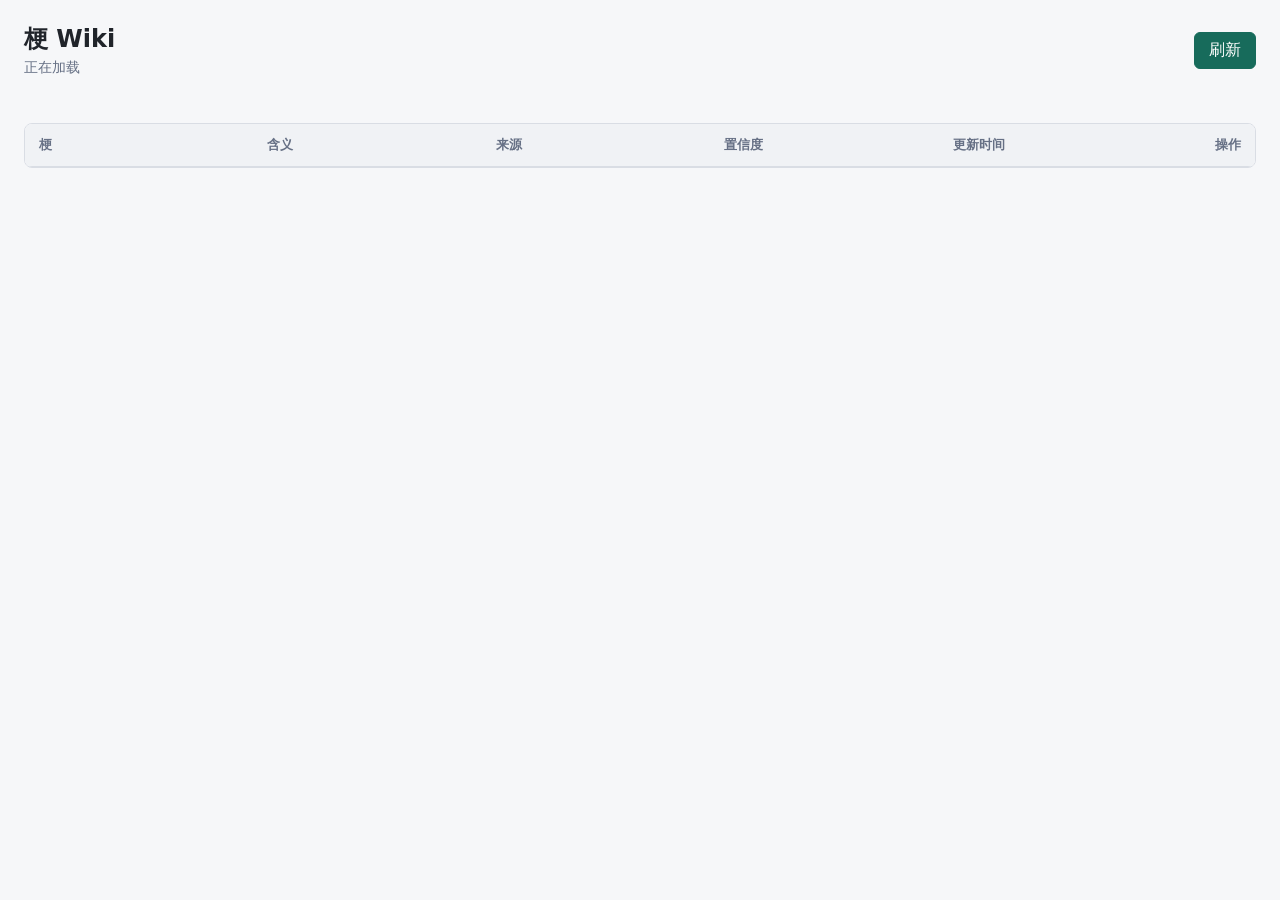
<file: pages/meme-wiki/index.html>
<!doctype html>
<html lang="zh-CN">
  <head>
    <meta charset="utf-8" />
    <meta name="viewport" content="width=device-width, initial-scale=1" />
    <title>梗 Wiki 看板</title>
    <link rel="stylesheet" href="./style.css" />
  </head>
  <body>
    <main class="dashboard">
      <header class="toolbar">
        <div>
          <h1>梗 Wiki</h1>
          <p id="entry-count" class="entry-count">正在加载</p>
        </div>
        <button id="refresh-button" class="refresh-button" type="button">刷新</button>
      </header>

      <p id="status" class="status" role="status" aria-live="polite"></p>

      <section class="table-shell" aria-label="梗 Wiki 词条">
        <table>
          <thead>
            <tr>
              <th scope="col">梗</th>
              <th scope="col">含义</th>
              <th scope="col">来源</th>
              <th scope="col">置信度</th>
              <th scope="col">更新时间</th>
              <th scope="col" class="action-column">操作</th>
            </tr>
          </thead>
          <tbody id="entry-table-body"></tbody>
        </table>
        <div id="empty-state" class="empty-state" hidden>暂无已记录的梗</div>
      </section>
    </main>

    <script type="module" src="./app.js"></script>
  </body>
</html>
</file>
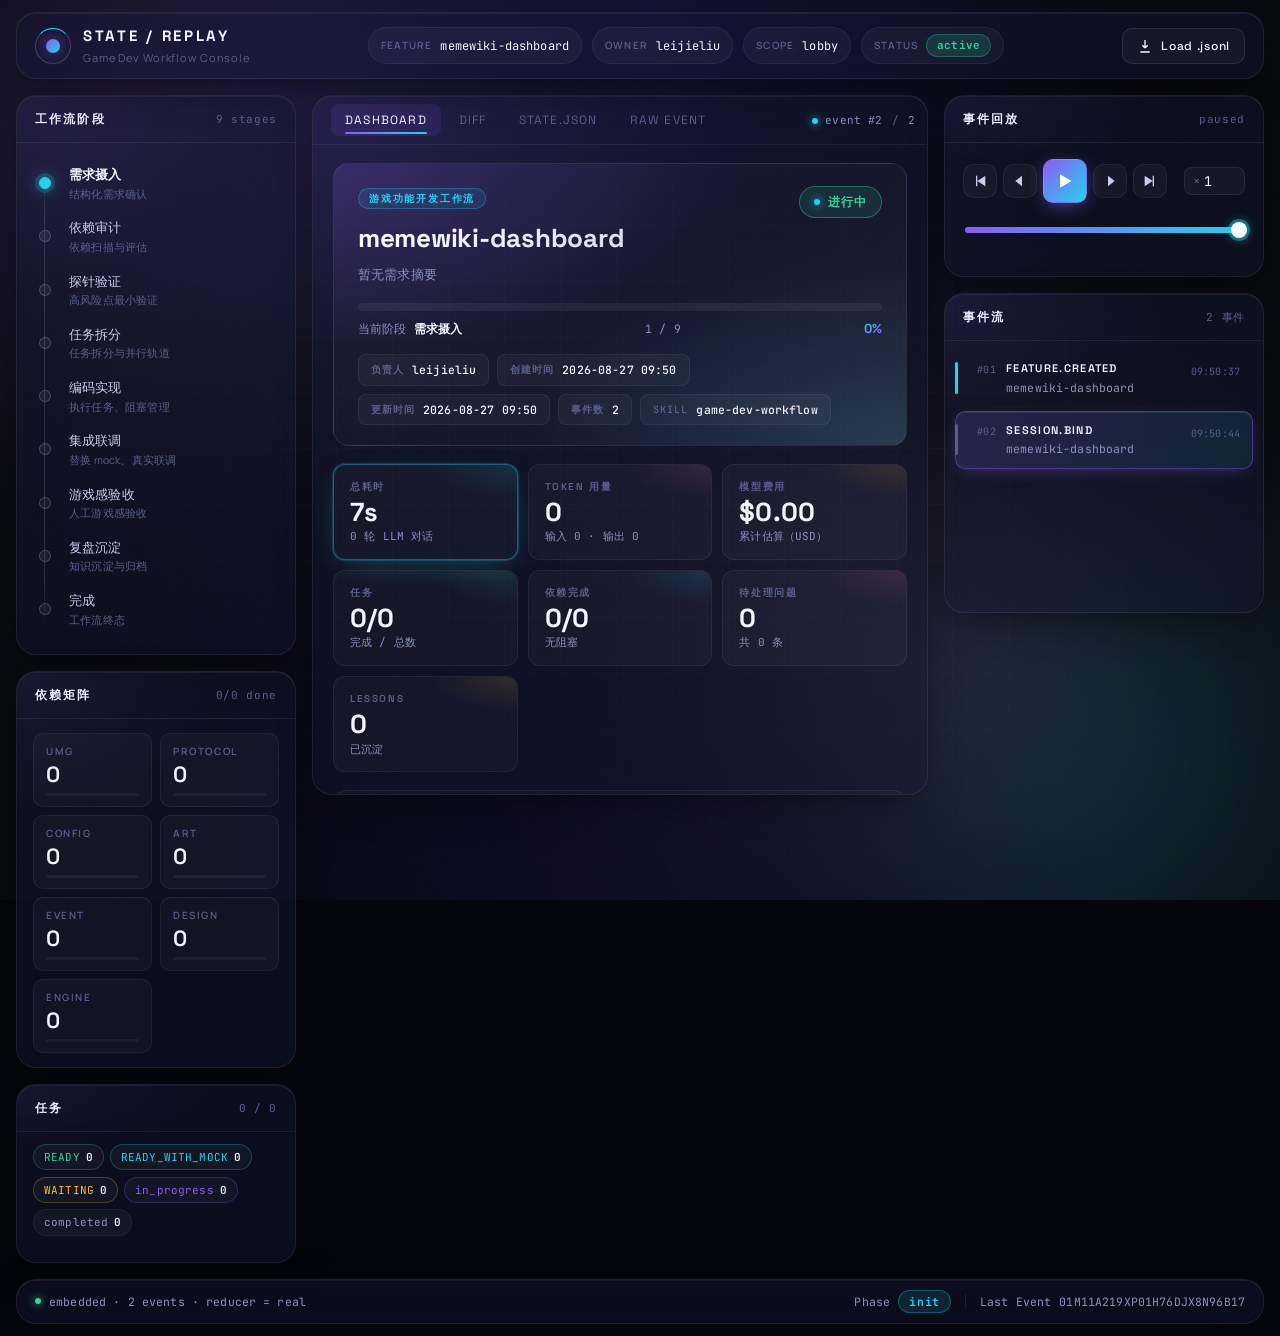
<file: .record/leijieliu/workflow/memewiki-dashboard/state.html>
<!DOCTYPE html>
<html lang="zh-CN">
<head>
  <meta charset="UTF-8" />
  <meta name="viewport" content="width=device-width, initial-scale=1.0" />
  <title>State Replay · Game Dev Workflow</title>

  <!-- 字体（远程；离线时浏览器回退到 system-ui） -->
  <link rel="preconnect" href="https://fonts.googleapis.com" />
  <link rel="preconnect" href="https://fonts.gstatic.com" crossorigin />
  <link href="https://fonts.googleapis.com/css2?family=Space+Grotesk:wght@400;500;600;700&family=Manrope:wght@300;400;500;600;700&family=JetBrains+Mono:wght@300;400;500;600&display=swap" rel="stylesheet" />

  <style>
/* ==========================================================
   Game Dev Workflow Console · Glassmorphism Deep-Space Theme
   ========================================================== */

/* --- 设计令牌 --- */
:root {
  /* 深空底色 */
  --bg-0: #05060d;
  --bg-1: #0a0c1a;
  --bg-2: #11142a;

  /* 玻璃面板 */
  --glass-bg: rgba(20, 24, 48, 0.42);
  --glass-bg-strong: rgba(28, 32, 60, 0.62);
  --glass-border: rgba(255, 255, 255, 0.08);
  --glass-border-strong: rgba(255, 255, 255, 0.16);
  --glass-shadow: 0 12px 40px -12px rgba(0, 0, 0, 0.6),
                  inset 0 1px 0 0 rgba(255, 255, 255, 0.06);

  /* 文字 */
  --text-0: #f4f6ff;
  --text-1: #c8ccea;
  --text-2: #8b92bd;
  --text-3: #5a608a;

  /* 强调色（霓虹） */
  --accent-violet: #8b5cf6;
  --accent-cyan: #22d3ee;
  --accent-magenta: #f472b6;
  --accent-amber: #fbbf24;
  --accent-emerald: #34d399;
  --accent-rose: #fb7185;

  /* 渐变 */
  --grad-primary: linear-gradient(135deg, #8b5cf6 0%, #22d3ee 100%);
  --grad-warm: linear-gradient(135deg, #f472b6 0%, #fbbf24 100%);

  /* 字体 */
  --font-display: 'Space Grotesk', system-ui, sans-serif;
  --font-body: 'Manrope', system-ui, sans-serif;
  --font-mono: 'JetBrains Mono', 'Fira Code', monospace;

  /* 节奏 */
  --r-sm: 8px;
  --r-md: 14px;
  --r-lg: 20px;
  --r-xl: 28px;
}

/* --- 重置 --- */
*, *::before, *::after { box-sizing: border-box; }
html, body { margin: 0; padding: 0; }
body {
  font-family: var(--font-body);
  font-size: 14px;
  line-height: 1.5;
  color: var(--text-1);
  background: var(--bg-0);
  min-height: 100vh;
  overflow-x: hidden;
  -webkit-font-smoothing: antialiased;
  letter-spacing: 0.01em;
}
button { font-family: inherit; cursor: pointer; border: none; background: none; color: inherit; }
input, select { font-family: inherit; color: inherit; }
ol, ul { list-style: none; padding: 0; margin: 0; }
h1, h2, h3, h4 { margin: 0; font-family: var(--font-display); font-weight: 600; }
code, pre { font-family: var(--font-mono); }

/* --- 深空背景 --- */
.cosmos {
  position: fixed; inset: 0; z-index: -1;
  background:
    radial-gradient(ellipse at top, #0d1030 0%, transparent 55%),
    radial-gradient(ellipse at bottom, #0a0820 0%, transparent 60%),
    var(--bg-0);
  overflow: hidden;
}
.nebula {
  position: absolute;
  border-radius: 50%;
  filter: blur(120px);
  opacity: 0.55;
  mix-blend-mode: screen;
  animation: drift 30s ease-in-out infinite alternate;
}
.nebula--violet {
  width: 700px; height: 700px;
  top: -200px; left: -150px;
  background: radial-gradient(circle, rgba(139, 92, 246, 0.6) 0%, transparent 70%);
}
.nebula--cyan {
  width: 600px; height: 600px;
  bottom: -150px; right: -100px;
  background: radial-gradient(circle, rgba(34, 211, 238, 0.45) 0%, transparent 70%);
  animation-delay: -10s;
}
.nebula--magenta {
  width: 500px; height: 500px;
  top: 40%; left: 50%;
  background: radial-gradient(circle, rgba(244, 114, 182, 0.35) 0%, transparent 70%);
  animation-delay: -20s;
}
@keyframes drift {
  0%   { transform: translate(0, 0) scale(1); }
  50%  { transform: translate(60px, -40px) scale(1.08); }
  100% { transform: translate(-40px, 50px) scale(0.95); }
}

.grid-overlay {
  position: absolute; inset: 0;
  background-image:
    linear-gradient(rgba(255,255,255,0.025) 1px, transparent 1px),
    linear-gradient(90deg, rgba(255,255,255,0.025) 1px, transparent 1px);
  background-size: 56px 56px;
  mask-image: radial-gradient(ellipse at center, black 30%, transparent 80%);
  -webkit-mask-image: radial-gradient(ellipse at center, black 30%, transparent 80%);
}
.noise {
  position: absolute; inset: 0;
  opacity: 0.06;
  pointer-events: none;
  background-image: url("data:image/svg+xml;utf8,<svg xmlns='http://www.w3.org/2000/svg' width='200' height='200'><filter id='n'><feTurbulence type='fractalNoise' baseFrequency='0.9'/></filter><rect width='200' height='200' filter='url(%23n)' opacity='0.7'/></svg>");
}

/* --- 玻璃通用样式 --- */
.glass {
  background: var(--glass-bg);
  backdrop-filter: blur(20px) saturate(140%);
  -webkit-backdrop-filter: blur(20px) saturate(140%);
  border: 1px solid var(--glass-border);
  box-shadow: var(--glass-shadow);
  border-radius: var(--r-lg);
}

/* --- 顶栏 --- */
.topbar {
  position: sticky; top: 12px;
  margin: 12px 16px 0;
  padding: 12px 18px;
  display: grid;
  grid-template-columns: auto 1fr auto;
  gap: 24px;
  align-items: center;
  z-index: 50;
  animation: slideDown 0.6s cubic-bezier(0.2, 0.8, 0.2, 1) both;
}
@keyframes slideDown {
  from { opacity: 0; transform: translateY(-12px); }
  to   { opacity: 1; transform: translateY(0); }
}

.topbar__brand { display: flex; align-items: center; gap: 12px; }
.brand-mark {
  position: relative; width: 36px; height: 36px;
  display: grid; place-items: center;
}
.brand-mark__dot {
  width: 14px; height: 14px; border-radius: 50%;
  background: var(--grad-primary);
  box-shadow: 0 0 16px rgba(139, 92, 246, 0.7);
  animation: pulse 2.4s ease-in-out infinite;
}
.brand-mark__ring {
  position: absolute; inset: 0;
  border: 1px solid rgba(255,255,255,0.18);
  border-radius: 50%;
  border-top-color: var(--accent-cyan);
  animation: spin 6s linear infinite;
}
@keyframes pulse {
  0%, 100% { transform: scale(1); opacity: 1; }
  50%      { transform: scale(1.18); opacity: 0.75; }
}
@keyframes spin { to { transform: rotate(360deg); } }

.brand-text__title {
  font-family: var(--font-display);
  font-weight: 700; font-size: 15px;
  letter-spacing: 0.18em;
  color: var(--text-0);
}
.brand-text__sub {
  font-size: 11px;
  color: var(--text-3);
  letter-spacing: 0.08em;
  margin-top: 2px;
}

.topbar__meta {
  display: flex; gap: 10px;
  flex-wrap: wrap;
  justify-content: center;
}
.meta-chip {
  display: inline-flex; align-items: center; gap: 8px;
  padding: 6px 12px;
  background: rgba(255,255,255,0.04);
  border: 1px solid rgba(255,255,255,0.06);
  border-radius: 999px;
  font-size: 12px;
}
.meta-chip__label {
  color: var(--text-3);
  letter-spacing: 0.12em;
  text-transform: uppercase;
  font-size: 10px;
  font-weight: 600;
}
.meta-chip__value {
  color: var(--text-0);
  font-family: var(--font-mono);
  font-size: 12px;
  max-width: 220px;
  overflow: hidden; text-overflow: ellipsis; white-space: nowrap;
}
.status-pill {
  padding: 2px 10px;
  border-radius: 999px;
  font-size: 11px;
  font-weight: 600;
  background: rgba(52, 211, 153, 0.15);
  color: var(--accent-emerald);
  border: 1px solid rgba(52, 211, 153, 0.3);
}
.status-pill[data-status="blocked"]   { background: rgba(251, 191, 36, 0.15); color: var(--accent-amber); border-color: rgba(251, 191, 36, 0.3);}
.status-pill[data-status="completed"] { background: rgba(34, 211, 238, 0.15); color: var(--accent-cyan); border-color: rgba(34, 211, 238, 0.3);}
.status-pill[data-status="abandoned"] { background: rgba(251, 113, 133, 0.15); color: var(--accent-rose); border-color: rgba(251, 113, 133, 0.3);}

.topbar__actions { display: flex; gap: 8px; }
.glass-button {
  display: inline-flex; align-items: center; gap: 8px;
  padding: 8px 14px;
  font-family: var(--font-display);
  font-size: 12px;
  font-weight: 500;
  letter-spacing: 0.06em;
  color: var(--text-0);
  background: rgba(255,255,255,0.04);
  border: 1px solid rgba(255,255,255,0.1);
  border-radius: 10px;
  transition: all 0.25s cubic-bezier(0.2, 0.8, 0.2, 1);
}
.glass-button:hover {
  background: rgba(139, 92, 246, 0.16);
  border-color: rgba(139, 92, 246, 0.45);
  transform: translateY(-1px);
  box-shadow: 0 6px 22px -8px rgba(139, 92, 246, 0.6);
}

/* --- 主体布局 --- */
.layout {
  display: grid;
  grid-template-columns: 320px 1fr 360px;
  gap: 16px;
  padding: 16px;
  align-items: start;
}
.col { display: flex; flex-direction: column; gap: 16px; }
.col--left  { animation: fadeUp 0.7s 0.1s both cubic-bezier(0.2, 0.8, 0.2, 1); }
.col--center{ animation: fadeUp 0.7s 0.2s both cubic-bezier(0.2, 0.8, 0.2, 1); min-height: 70vh;}
.col--right { animation: fadeUp 0.7s 0.3s both cubic-bezier(0.2, 0.8, 0.2, 1); }
@keyframes fadeUp {
  from { opacity: 0; transform: translateY(20px); }
  to   { opacity: 1; transform: translateY(0); }
}

@media (max-width: 1280px) {
  .layout { grid-template-columns: 280px 1fr 320px; }
}
@media (max-width: 1080px) {
  .layout { grid-template-columns: 1fr; }
}

/* --- 面板通用 --- */
.panel {
  position: relative;
  overflow: hidden;
}
.panel::before {
  content: ""; position: absolute; inset: 0;
  background: radial-gradient(120% 60% at 0% 0%, rgba(139,92,246,0.10), transparent 60%);
  pointer-events: none;
}
.panel__head {
  display: flex; align-items: center; justify-content: space-between;
  padding: 14px 18px;
  border-bottom: 1px solid var(--glass-border);
}
.panel__title {
  font-size: 12px;
  letter-spacing: 0.18em;
  text-transform: uppercase;
  color: var(--text-0);
  font-weight: 600;
}
.panel__hint {
  font-size: 11px;
  color: var(--text-3);
  font-family: var(--font-mono);
  letter-spacing: 0.06em;
}

/* --- 阶段时间线 --- */
.phase-list {
  padding: 14px 16px 18px;
  position: relative;
}
.phase-list::before {
  content: "";
  position: absolute;
  left: 27px; top: 22px; bottom: 22px;
  width: 1px;
  background: linear-gradient(to bottom, transparent, rgba(255,255,255,0.12) 12%, rgba(255,255,255,0.12) 88%, transparent);
}
.phase-item {
  position: relative;
  display: grid;
  grid-template-columns: 24px 1fr;
  gap: 12px;
  padding: 8px 0;
  align-items: center;
}
.phase-item__node {
  width: 12px; height: 12px;
  border-radius: 50%;
  background: rgba(255,255,255,0.06);
  border: 1px solid rgba(255,255,255,0.18);
  margin-left: 6px;
  position: relative;
  transition: all 0.3s ease;
}
.phase-item__label {
  display: flex; flex-direction: column;
}
.phase-item__name {
  font-size: 13px;
  color: var(--text-1);
  font-weight: 500;
}
.phase-item__desc {
  font-size: 10.5px;
  color: var(--text-3);
  margin-top: 2px;
  letter-spacing: 0.02em;
}
.phase-item.is-done .phase-item__node {
  background: var(--accent-emerald);
  border-color: var(--accent-emerald);
  box-shadow: 0 0 12px rgba(52, 211, 153, 0.6);
}
.phase-item.is-done .phase-item__name { color: var(--text-2); }
.phase-item.is-current .phase-item__node {
  background: var(--accent-cyan);
  border-color: var(--accent-cyan);
  box-shadow: 0 0 0 4px rgba(34, 211, 238, 0.18), 0 0 16px rgba(34, 211, 238, 0.7);
  animation: pulse 1.6s ease-in-out infinite;
}
.phase-item.is-current .phase-item__name { color: var(--text-0); font-weight: 600; }

/* --- 依赖网格 --- */
.deps-grid {
  display: grid;
  grid-template-columns: repeat(2, 1fr);
  gap: 8px;
  padding: 14px 16px;
}
.dep-card {
  padding: 10px 12px;
  background: rgba(255,255,255,0.03);
  border: 1px solid rgba(255,255,255,0.06);
  border-radius: 10px;
  display: flex;
  flex-direction: column;
  gap: 4px;
  transition: all 0.2s ease;
}
.dep-card:hover { border-color: rgba(139, 92, 246, 0.4); transform: translateY(-1px); }
.dep-card__type {
  font-size: 10px;
  letter-spacing: 0.16em;
  text-transform: uppercase;
  color: var(--text-3);
  font-weight: 600;
}
.dep-card__count {
  font-family: var(--font-display);
  font-size: 22px;
  font-weight: 600;
  color: var(--text-0);
  line-height: 1;
}
.dep-card__bar {
  height: 3px;
  background: rgba(255,255,255,0.05);
  border-radius: 2px;
  overflow: hidden;
  margin-top: 4px;
}
.dep-card__bar > i {
  display: block; height: 100%;
  background: var(--grad-primary);
  border-radius: 2px;
  transition: width 0.5s cubic-bezier(0.2, 0.8, 0.2, 1);
}

/* --- 任务列表 --- */
.task-summary {
  display: flex; gap: 6px; flex-wrap: wrap;
  padding: 12px 16px 4px;
}
.task-pill {
  display: inline-flex; align-items: center; gap: 6px;
  padding: 4px 10px;
  font-size: 11px;
  font-family: var(--font-mono);
  border-radius: 999px;
  background: rgba(255,255,255,0.04);
  border: 1px solid rgba(255,255,255,0.06);
  color: var(--text-2);
}
.task-pill > b { color: var(--text-0); font-weight: 600; }
.task-pill[data-status="READY"]            { color: var(--accent-emerald); border-color: rgba(52,211,153,0.25);}
.task-pill[data-status="READY_WITH_MOCK"]  { color: var(--accent-cyan); border-color: rgba(34,211,238,0.25);}
.task-pill[data-status="WAITING"]          { color: var(--accent-amber); border-color: rgba(251,191,36,0.25);}
.task-pill[data-status="in_progress"]      { color: var(--accent-violet); border-color: rgba(139,92,246,0.25);}
.task-pill[data-status="completed"]        { color: var(--text-2); border-color: rgba(255,255,255,0.06);}

.task-list {
  padding: 6px 12px 16px;
  max-height: 280px;
  overflow-y: auto;
}
.task-row {
  display: flex; align-items: center; gap: 10px;
  padding: 8px 8px;
  border-radius: 8px;
  transition: background 0.2s;
}
.task-row:hover { background: rgba(255,255,255,0.03); }
.task-row__layer {
  font-size: 10px;
  letter-spacing: 0.1em;
  text-transform: uppercase;
  color: var(--text-3);
  width: 60px;
  font-weight: 600;
}
.task-row__title {
  flex: 1;
  font-size: 12.5px;
  color: var(--text-1);
  overflow: hidden; text-overflow: ellipsis; white-space: nowrap;
}
.task-row__status {
  font-size: 10px;
  font-family: var(--font-mono);
  padding: 2px 8px;
  border-radius: 999px;
  background: rgba(255,255,255,0.05);
  color: var(--text-2);
  letter-spacing: 0.04em;
}
.task-row__status[data-s="READY"]            { color: var(--accent-emerald); background: rgba(52,211,153,0.12);}
.task-row__status[data-s="READY_WITH_MOCK"]  { color: var(--accent-cyan); background: rgba(34,211,238,0.12);}
.task-row__status[data-s="WAITING"]          { color: var(--accent-amber); background: rgba(251,191,36,0.12);}
.task-row__status[data-s="in_progress"]      { color: var(--accent-violet); background: rgba(139,92,246,0.12);}
.task-row__status[data-s="completed"]        { color: var(--text-2);}

/* --- 状态面板（中央） --- */
.panel--state {
  display: flex; flex-direction: column;
  height: calc(100vh - 200px);
  min-height: 600px;
}
.panel__head--tabs { padding: 8px 12px 8px 18px; }
.tabs { display: flex; gap: 4px; }
.tab {
  padding: 8px 14px;
  font-family: var(--font-display);
  font-size: 12px;
  letter-spacing: 0.1em;
  text-transform: uppercase;
  color: var(--text-3);
  border-radius: 8px;
  transition: all 0.2s;
  position: relative;
}
.tab:hover { color: var(--text-1); }
.tab.is-active {
  color: var(--text-0);
  background: rgba(139, 92, 246, 0.12);
}
.tab.is-active::after {
  content: ""; position: absolute;
  left: 14px; right: 14px; bottom: 2px;
  height: 2px;
  background: var(--grad-primary);
  border-radius: 2px;
}

.state-meta { display: flex; align-items: center; gap: 10px; font-family: var(--font-mono); font-size: 11px; color: var(--text-2); }
.state-meta__sep { color: var(--text-3); margin: 0 2px; }

.dot {
  display: inline-block;
  width: 6px; height: 6px;
  border-radius: 50%;
  background: var(--accent-cyan);
  box-shadow: 0 0 8px var(--accent-cyan);
}
.dot--live { background: var(--accent-emerald); box-shadow: 0 0 8px var(--accent-emerald);}

.tab-pane { display: none; flex: 1; overflow-y: auto; padding: 18px 20px; }
.tab-pane.is-active { display: block; }

/* --- JSON 树 --- */
.state-tree {
  font-family: var(--font-mono);
  font-size: 12.5px;
  line-height: 1.7;
  color: var(--text-1);
}
.tree-node { display: block; }
.tree-toggle {
  display: inline-block;
  width: 14px; text-align: center;
  color: var(--text-3);
  cursor: pointer;
  user-select: none;
  font-size: 10px;
  margin-right: 4px;
}
.tree-toggle:hover { color: var(--accent-cyan); }
.tree-key { color: var(--accent-cyan); }
.tree-string { color: var(--accent-emerald); }
.tree-number { color: var(--accent-amber); }
.tree-boolean { color: var(--accent-magenta); }
.tree-null { color: var(--text-3); font-style: italic; }
.tree-bracket { color: var(--text-2); }
.tree-children { padding-left: 22px; border-left: 1px dashed rgba(255,255,255,0.06); margin-left: 4px; }
.tree-children.is-collapsed { display: none; }
.tree-meta { color: var(--text-3); font-size: 11px; margin-left: 6px; }
.tree-line { padding: 1px 0; border-radius: 4px; }
.tree-line.is-changed {
  background: linear-gradient(90deg, rgba(34, 211, 238, 0.16), transparent);
  box-shadow: inset 2px 0 0 var(--accent-cyan);
  animation: flash 1.6s ease-out;
}
@keyframes flash {
  0%   { background: rgba(34, 211, 238, 0.36); }
  100% { background: rgba(34, 211, 238, 0.0); }
}

/* --- Diff 视图 --- */
.diff-head {
  margin-bottom: 16px;
  padding-bottom: 12px;
  border-bottom: 1px solid var(--glass-border);
}
.diff-head__title {
  font-family: var(--font-display);
  font-size: 14px;
  color: var(--text-0);
  font-weight: 600;
}
.diff-head__sub { font-size: 11.5px; color: var(--text-3); margin-top: 4px; font-family: var(--font-mono); }
.diff-body { font-family: var(--font-mono); font-size: 12.5px; line-height: 1.7; }
.diff-row {
  display: grid;
  grid-template-columns: 24px 1fr;
  gap: 10px;
  padding: 4px 8px;
  border-radius: 6px;
  margin-bottom: 2px;
}
.diff-row__sign { font-weight: 600; text-align: center; }
.diff-row__path { color: var(--accent-cyan); }
.diff-row__sep { color: var(--text-3); }
.diff-row__before { color: var(--accent-rose); text-decoration: line-through; opacity: 0.75;}
.diff-row__after  { color: var(--accent-emerald); }
.diff-row--add    { background: rgba(52, 211, 153, 0.06);}
.diff-row--add .diff-row__sign { color: var(--accent-emerald);}
.diff-row--del    { background: rgba(251, 113, 133, 0.06);}
.diff-row--del .diff-row__sign { color: var(--accent-rose);}
.diff-row--mod    { background: rgba(34, 211, 238, 0.06);}
.diff-row--mod .diff-row__sign { color: var(--accent-cyan);}
.diff-empty { color: var(--text-3); font-style: italic; padding: 20px 0; text-align: center;}

/* --- 原始事件 --- */
.raw-event {
  margin: 0;
  font-size: 12.5px;
  line-height: 1.7;
  color: var(--text-1);
  white-space: pre-wrap;
  word-break: break-word;
}

/* --- 播放器 --- */
.player { padding: 16px 18px 18px; }
.player__controls {
  display: flex;
  align-items: center;
  gap: 6px;
  margin-bottom: 14px;
}
.ctrl-btn {
  width: 34px; height: 34px;
  display: grid; place-items: center;
  border-radius: 10px;
  color: var(--text-1);
  background: rgba(255,255,255,0.04);
  border: 1px solid rgba(255,255,255,0.06);
  transition: all 0.2s cubic-bezier(0.2, 0.8, 0.2, 1);
}
.ctrl-btn:hover {
  color: var(--text-0);
  background: rgba(139, 92, 246, 0.16);
  border-color: rgba(139, 92, 246, 0.4);
}
.ctrl-btn--primary {
  width: 44px; height: 44px;
  background: var(--grad-primary);
  color: white;
  border-color: transparent;
  box-shadow: 0 4px 18px -4px rgba(139, 92, 246, 0.7);
}
.ctrl-btn--primary:hover {
  filter: brightness(1.12);
  transform: scale(1.04);
}
.speed-select {
  margin-left: auto;
  display: inline-flex; align-items: center; gap: 4px;
  padding: 4px 8px;
  background: rgba(255,255,255,0.04);
  border: 1px solid rgba(255,255,255,0.08);
  border-radius: 8px;
  font-family: var(--font-mono);
  font-size: 12px;
}
.speed-select label { color: var(--text-3); }
.speed-select select {
  background: transparent; border: none; outline: none; color: var(--text-0);
  appearance: none; -webkit-appearance: none;
  padding-right: 8px; cursor: pointer;
}
.speed-select select option { background: var(--bg-2); }

.player__scrub { position: relative; }
.player__scrub input[type="range"] {
  width: 100%;
  height: 6px;
  -webkit-appearance: none; appearance: none;
  background: rgba(255,255,255,0.06);
  border-radius: 3px;
  outline: none;
  cursor: pointer;
}
.player__scrub input[type="range"]::-webkit-slider-runnable-track {
  height: 6px; border-radius: 3px;
  background: linear-gradient(to right,
    var(--accent-violet) 0%,
    var(--accent-cyan) var(--p, 0%),
    rgba(255,255,255,0.06) var(--p, 0%));
}
.player__scrub input[type="range"]::-webkit-slider-thumb {
  -webkit-appearance: none; appearance: none;
  width: 16px; height: 16px;
  border-radius: 50%;
  background: white;
  margin-top: -5px;
  box-shadow: 0 0 0 3px rgba(34, 211, 238, 0.4), 0 0 12px rgba(34, 211, 238, 0.6);
  cursor: grab;
}
.scrub-ticks {
  position: relative;
  margin-top: 6px;
  height: 14px;
}
.scrub-tick {
  position: absolute;
  top: 0;
  width: 2px; height: 6px;
  background: var(--accent-magenta);
  border-radius: 1px;
  opacity: 0.7;
}

/* --- 事件列表 --- */
.panel--events {
  flex: 1;
  display: flex; flex-direction: column;
  max-height: calc(100vh - 380px);
  min-height: 320px;
}
.event-list {
  flex: 1;
  overflow-y: auto;
  padding: 8px 10px;
}
.event-row {
  display: grid;
  grid-template-columns: 28px 1fr auto;
  gap: 10px;
  padding: 10px 12px;
  margin-bottom: 4px;
  border-radius: 10px;
  cursor: pointer;
  border: 1px solid transparent;
  transition: all 0.2s ease;
  position: relative;
}
.event-row:hover {
  background: rgba(255,255,255,0.03);
  border-color: rgba(255,255,255,0.06);
}
.event-row.is-active {
  background: linear-gradient(135deg, rgba(139, 92, 246, 0.18), rgba(34, 211, 238, 0.10));
  border-color: rgba(139, 92, 246, 0.4);
  box-shadow: inset 0 1px 0 rgba(255,255,255,0.08), 0 4px 18px -8px rgba(139,92,246,0.6);
}
.event-row.is-future {
  opacity: 0.42;
}
.event-row__idx {
  font-family: var(--font-mono);
  font-size: 10px;
  color: var(--text-3);
  text-align: right;
  padding-top: 2px;
  letter-spacing: 0.04em;
}
.event-row__body { min-width: 0; }
.event-row__type {
  font-family: var(--font-display);
  font-size: 11px;
  letter-spacing: 0.12em;
  text-transform: uppercase;
  color: var(--text-0);
  font-weight: 600;
}
.event-row__desc {
  font-size: 11.5px;
  color: var(--text-2);
  margin-top: 2px;
  font-family: var(--font-mono);
  overflow: hidden;
  text-overflow: ellipsis;
  white-space: nowrap;
}
.event-row__time {
  font-family: var(--font-mono);
  font-size: 10px;
  color: var(--text-3);
  white-space: nowrap;
  padding-top: 4px;
}
.event-row__cat {
  position: absolute;
  left: -1px; top: 12px; bottom: 12px;
  width: 3px;
  border-radius: 2px;
  background: var(--accent-violet);
}
.event-row[data-cat="phase"]   .event-row__cat { background: var(--accent-cyan);}
.event-row[data-cat="task"]    .event-row__cat { background: var(--accent-emerald);}
.event-row[data-cat="dep"]     .event-row__cat { background: var(--accent-amber);}
.event-row[data-cat="issue"]   .event-row__cat { background: var(--accent-rose);}
.event-row[data-cat="mock"]    .event-row__cat { background: var(--accent-magenta);}
.event-row[data-cat="meta"]    .event-row__cat { background: var(--text-3);}
.event-row[data-cat="llm"]     .event-row__cat { background: #a855f7;}
.event-row[data-cat="fail"]    .event-row__cat { background: #ef4444;}
.event-row[data-cat="fail"]    { background: rgba(239,68,68,.08); border-left: 2px solid #ef4444; }
.event-row[data-cat="fail"]    .event-row__type { color: #fca5a5; font-weight: 600; }
.event-row[data-cat="fail"]    .event-row__type::before { content: "[FAIL] "; color: #ef4444; }

/* --- 状态栏 --- */
.statusbar {
  margin: 0 16px 12px;
  padding: 10px 18px;
  display: flex; align-items: center; justify-content: space-between;
  font-size: 11.5px;
  font-family: var(--font-mono);
  color: var(--text-2);
}
.statusbar__left, .statusbar__right { display: flex; align-items: center; gap: 8px; }
.statusbar__sep { width: 1px; height: 14px; background: rgba(255,255,255,0.08); margin: 0 6px; }
.phase-pill {
  padding: 2px 10px;
  border-radius: 999px;
  background: rgba(34, 211, 238, 0.12);
  border: 1px solid rgba(34, 211, 238, 0.3);
  color: var(--accent-cyan);
  font-weight: 600;
  letter-spacing: 0.06em;
}

/* --- 滚动条 --- */
::-webkit-scrollbar { width: 8px; height: 8px; }
::-webkit-scrollbar-track { background: transparent; }
::-webkit-scrollbar-thumb {
  background: rgba(255,255,255,0.08);
  border-radius: 4px;
}
::-webkit-scrollbar-thumb:hover { background: rgba(139, 92, 246, 0.4); }

/* --- 选择 --- */
::selection { background: rgba(139, 92, 246, 0.4); color: white; }

/* ==========================================================
   Dashboard：state.json 最终形态渲染
   ========================================================== */

.dashboard {
  display: flex;
  flex-direction: column;
  gap: 18px;
  padding-bottom: 12px;
}

/* ---- Hero ---- */
.db-hero {
  position: relative;
  padding: 22px 24px 20px;
  border-radius: 16px;
  background:
    radial-gradient(120% 120% at 0% 0%, rgba(139, 92, 246, 0.18), transparent 55%),
    radial-gradient(120% 120% at 100% 100%, rgba(34, 211, 238, 0.16), transparent 55%),
    rgba(255, 255, 255, 0.025);
  border: 1px solid rgba(255, 255, 255, 0.08);
  overflow: hidden;
}
.db-hero::after {
  content: "";
  position: absolute; inset: 0;
  background: linear-gradient(135deg, transparent 60%, rgba(244, 114, 182, 0.06));
  pointer-events: none;
}
.db-hero__top {
  display: flex; gap: 16px; align-items: flex-start; justify-content: space-between;
}
.db-hero__title { min-width: 0; flex: 1; }
.db-hero__scope {
  display: inline-block;
  padding: 2px 10px;
  font-size: 10px;
  letter-spacing: 0.18em;
  text-transform: uppercase;
  font-weight: 700;
  color: var(--accent-cyan);
  background: rgba(34, 211, 238, 0.1);
  border: 1px solid rgba(34, 211, 238, 0.3);
  border-radius: 999px;
  margin-bottom: 10px;
  font-family: var(--font-display);
}
.db-hero__title h1 {
  font-family: var(--font-display);
  font-size: 26px;
  font-weight: 700;
  color: var(--text-0);
  letter-spacing: -0.01em;
  margin: 0 0 6px;
  word-break: break-all;
  background: linear-gradient(135deg, #fff 0%, #c8ccea 100%);
  -webkit-background-clip: text;
  background-clip: text;
  -webkit-text-fill-color: transparent;
}
.db-hero__summary {
  margin: 0;
  font-size: 13px;
  color: var(--text-2);
  line-height: 1.6;
  max-width: 720px;
}
.db-hero__status {
  display: flex;
  flex-direction: column;
  align-items: flex-end;
  gap: 8px;
  flex-shrink: 0;
}
.db-status-pill {
  display: inline-flex; align-items: center; gap: 8px;
  padding: 6px 14px;
  border-radius: 999px;
  font-size: 12px;
  font-weight: 600;
  letter-spacing: 0.08em;
  text-transform: uppercase;
  font-family: var(--font-display);
  background: rgba(52, 211, 153, 0.12);
  color: var(--accent-emerald);
  border: 1px solid rgba(52, 211, 153, 0.4);
}
.db-status-pill--blocked   { background: rgba(251, 191, 36, 0.12); color: var(--accent-amber); border-color: rgba(251, 191, 36, 0.4);}
.db-status-pill--completed { background: rgba(34, 211, 238, 0.12); color: var(--accent-cyan); border-color: rgba(34, 211, 238, 0.4);}
.db-status-pill--abandoned { background: rgba(251, 113, 133, 0.12); color: var(--accent-rose); border-color: rgba(251, 113, 133, 0.4);}
.db-signoff {
  font-family: var(--font-display);
  font-size: 10px;
  font-weight: 700;
  letter-spacing: 0.2em;
  padding: 4px 10px;
  border-radius: 6px;
  background: linear-gradient(135deg, var(--accent-amber), var(--accent-magenta));
  color: #0a0c1a;
  box-shadow: 0 4px 14px -4px rgba(244, 114, 182, 0.6);
}

.db-hero__progress {
  margin-top: 18px;
}
.db-progress-bar {
  height: 8px;
  border-radius: 4px;
  background: rgba(255, 255, 255, 0.06);
  overflow: hidden;
  position: relative;
}
.db-progress-bar > i {
  display: block;
  height: 100%;
  background: linear-gradient(90deg, var(--accent-violet), var(--accent-cyan), var(--accent-emerald));
  border-radius: 4px;
  box-shadow: 0 0 16px rgba(34, 211, 238, 0.5);
  transition: width 0.6s cubic-bezier(0.2, 0.8, 0.2, 1);
}
.db-progress-meta {
  display: flex; align-items: center; justify-content: space-between;
  margin-top: 8px;
  font-size: 11.5px;
  font-family: var(--font-mono);
  color: var(--text-2);
}
.db-progress-meta b { color: var(--text-0); font-weight: 600; }
.db-progress-pct {
  font-family: var(--font-display);
  font-size: 13px;
  font-weight: 700;
  background: linear-gradient(135deg, var(--accent-cyan), var(--accent-violet));
  -webkit-background-clip: text;
  background-clip: text;
  -webkit-text-fill-color: transparent;
}

.db-hero__chips {
  margin-top: 16px;
  display: flex;
  flex-wrap: wrap;
  gap: 8px;
}
.db-chip {
  display: inline-flex; align-items: center; gap: 8px;
  padding: 6px 12px;
  background: rgba(255, 255, 255, 0.04);
  border: 1px solid rgba(255, 255, 255, 0.06);
  border-radius: 8px;
  font-size: 11.5px;
  font-family: var(--font-mono);
}
.db-chip > span {
  color: var(--text-3);
  font-size: 10px;
  letter-spacing: 0.1em;
  text-transform: uppercase;
  font-weight: 600;
}
.db-chip > b { color: var(--text-0); font-weight: 500; }
.db-chip > b code { color: var(--accent-cyan); font-size: 11px; }

/* ---- KPI 行 ---- */
.db-kpis {
  display: grid;
  grid-template-columns: repeat(5, 1fr);
  gap: 10px;
}
@media (max-width: 1280px) {
  .db-kpis { grid-template-columns: repeat(3, 1fr); }
}
.db-kpi {
  position: relative;
  padding: 14px 16px;
  background: rgba(255, 255, 255, 0.03);
  border: 1px solid rgba(255, 255, 255, 0.06);
  border-radius: 12px;
  overflow: hidden;
  transition: transform 0.25s, border-color 0.25s;
}
.db-kpi:hover { transform: translateY(-2px); border-color: rgba(255, 255, 255, 0.12); }
.db-kpi__glow {
  position: absolute;
  inset: 0;
  background: radial-gradient(80% 60% at 100% 0%, var(--kpi-c), transparent 60%);
  opacity: 0.12;
  pointer-events: none;
}
.db-kpi__label {
  font-size: 10px;
  letter-spacing: 0.16em;
  text-transform: uppercase;
  color: var(--text-3);
  font-weight: 600;
  font-family: var(--font-display);
}
.db-kpi__value {
  font-family: var(--font-display);
  font-size: 26px;
  font-weight: 700;
  color: var(--text-0);
  margin: 4px 0 2px;
  line-height: 1.1;
}
.db-kpi__sub {
  font-size: 11px;
  color: var(--text-2);
  font-family: var(--font-mono);
}

/* ---- 通用 section ---- */
.db-section {
  position: relative;
  padding: 16px 18px 18px;
  background: rgba(255, 255, 255, 0.02);
  border: 1px solid rgba(255, 255, 255, 0.06);
  border-radius: 14px;
  transition: border-color 0.3s ease;
}
.db-section__title {
  display: flex; align-items: center; gap: 10px;
  font-family: var(--font-display);
  font-size: 12px;
  font-weight: 600;
  letter-spacing: 0.16em;
  text-transform: uppercase;
  color: var(--text-0);
  margin: 0 0 12px;
}
.db-section__hint {
  font-size: 11px;
  color: var(--text-3);
  font-family: var(--font-mono);
  letter-spacing: 0.04em;
  text-transform: none;
  font-weight: 400;
}

/* ---- 变更高亮（应用到任何区块） ---- */
.is-changed {
  border-color: rgba(34, 211, 238, 0.4) !important;
  box-shadow: 0 0 0 1px rgba(34, 211, 238, 0.2), 0 8px 32px -12px rgba(34, 211, 238, 0.4);
  animation: db-flash 1.6s ease-out;
}
@keyframes db-flash {
  0%   { box-shadow: 0 0 0 2px rgba(34, 211, 238, 0.6), 0 0 40px -4px rgba(34, 211, 238, 0.7); }
  100% { box-shadow: 0 0 0 1px rgba(34, 211, 238, 0.2), 0 8px 32px -12px rgba(34, 211, 238, 0.4); }
}

/* ---- External Refs ---- */
.db-refs { display: grid; grid-template-columns: repeat(2, 1fr); gap: 8px; }
.db-ref {
  display: flex; align-items: center; gap: 12px;
  padding: 8px 12px;
  background: rgba(255, 255, 255, 0.03);
  border: 1px solid rgba(255, 255, 255, 0.05);
  border-radius: 8px;
  font-size: 12px;
}
.db-ref--empty { opacity: 0.5; }
.db-ref__label {
  font-size: 10px;
  letter-spacing: 0.14em;
  text-transform: uppercase;
  color: var(--text-3);
  font-weight: 600;
  width: 80px;
  flex-shrink: 0;
}
.db-ref__value { color: var(--text-1); font-family: var(--font-mono); flex: 1; min-width: 0; overflow: hidden; text-overflow: ellipsis; }
.db-ref__value code { color: var(--accent-cyan); }
.db-ref__link { color: var(--accent-cyan); text-decoration: none; border-bottom: 1px dashed rgba(34, 211, 238, 0.4); }
.db-ref__link:hover { color: var(--accent-violet); border-color: var(--accent-violet); }

/* ---- 依赖矩阵 ---- */
.db-deps { display: grid; grid-template-columns: repeat(2, 1fr); gap: 12px; }
@media (max-width: 1280px) { .db-deps { grid-template-columns: 1fr; } }
.db-dep-group {
  padding: 10px 12px;
  background: rgba(255, 255, 255, 0.025);
  border: 1px solid rgba(255, 255, 255, 0.05);
  border-radius: 10px;
}
.db-dep-group__head {
  display: flex; justify-content: space-between; align-items: center;
  margin-bottom: 6px;
}
.db-dep-group__type {
  font-family: var(--font-display);
  font-size: 11px;
  letter-spacing: 0.18em;
  text-transform: uppercase;
  font-weight: 600;
  color: var(--text-0);
}
.db-dep-group__progress {
  font-family: var(--font-mono);
  font-size: 11px;
  color: var(--text-2);
}
.db-dep-group__bar {
  height: 3px;
  border-radius: 2px;
  background: rgba(255, 255, 255, 0.05);
  overflow: hidden;
  margin-bottom: 8px;
}
.db-dep-group__bar > i {
  display: block; height: 100%;
  background: var(--grad-primary);
  transition: width 0.5s cubic-bezier(0.2, 0.8, 0.2, 1);
}
.db-dep-group__items { display: flex; flex-direction: column; gap: 4px; }
.db-dep-empty { color: var(--text-3); font-size: 11px; font-family: var(--font-mono); padding: 4px 0; }
.db-dep-item {
  display: flex; align-items: center; gap: 8px;
  padding: 4px 8px;
  border-radius: 6px;
  font-size: 11.5px;
  font-family: var(--font-mono);
  background: rgba(0, 0, 0, 0.16);
}
.db-dep-item__dot {
  width: 6px; height: 6px;
  border-radius: 50%;
  background: var(--text-3);
  flex-shrink: 0;
}
.db-dep-item[data-status="done"]        .db-dep-item__dot { background: var(--accent-emerald); box-shadow: 0 0 6px var(--accent-emerald);}
.db-dep-item[data-status="in_progress"] .db-dep-item__dot { background: var(--accent-cyan); box-shadow: 0 0 6px var(--accent-cyan);}
.db-dep-item[data-status="pending"]     .db-dep-item__dot { background: var(--accent-amber); }
.db-dep-item[data-status="unknown"]     .db-dep-item__dot { background: var(--text-3);}
.db-dep-item__id { flex: 1; color: var(--text-1); overflow: hidden; text-overflow: ellipsis; white-space: nowrap; }
.db-dep-item__tag {
  font-size: 9px;
  letter-spacing: 0.1em;
  padding: 1px 6px;
  border-radius: 4px;
  background: rgba(251, 113, 133, 0.18);
  color: var(--accent-rose);
  font-weight: 700;
}
.db-dep-item__status {
  font-size: 10px;
  color: var(--text-3);
  letter-spacing: 0.04em;
}
.db-dep-item[data-status="done"]        .db-dep-item__status { color: var(--accent-emerald);}
.db-dep-item[data-status="in_progress"] .db-dep-item__status { color: var(--accent-cyan);}
.db-dep-item[data-status="pending"]     .db-dep-item__status { color: var(--accent-amber);}
.db-dep-item[data-blocking="1"] {
  background: rgba(251, 113, 133, 0.06);
  border: 1px solid rgba(251, 113, 133, 0.18);
}

/* ---- 任务看板 ---- */
.db-board {
  display: grid;
  grid-template-columns: repeat(5, 1fr);
  gap: 8px;
}
@media (max-width: 1280px) { .db-board { grid-template-columns: repeat(2, 1fr); } }
@media (max-width: 800px)  { .db-board { grid-template-columns: 1fr; } }
.db-col {
  background: rgba(255, 255, 255, 0.02);
  border: 1px solid rgba(255, 255, 255, 0.05);
  border-radius: 10px;
  padding: 10px;
  min-width: 0;
}
.db-col > header {
  display: flex; justify-content: space-between; align-items: center;
  padding-bottom: 8px;
  margin-bottom: 8px;
  border-bottom: 1px solid rgba(255, 255, 255, 0.06);
}
.db-col__title {
  font-family: var(--font-display);
  font-size: 10px;
  font-weight: 700;
  letter-spacing: 0.14em;
  text-transform: uppercase;
  color: var(--text-2);
}
.db-col__count {
  font-family: var(--font-mono);
  font-size: 11px;
  color: var(--text-0);
  background: rgba(255, 255, 255, 0.06);
  padding: 1px 7px;
  border-radius: 999px;
  font-weight: 600;
}
.db-col[data-status="READY"]           .db-col__title { color: var(--accent-emerald);}
.db-col[data-status="READY_WITH_MOCK"] .db-col__title { color: var(--accent-cyan);}
.db-col[data-status="WAITING"]         .db-col__title { color: var(--accent-amber);}
.db-col[data-status="in_progress"]     .db-col__title { color: var(--accent-violet);}
.db-col[data-status="completed"]       .db-col__title { color: var(--text-3);}
.db-col__body { display: flex; flex-direction: column; gap: 6px; min-height: 40px; }
.db-col__empty {
  font-size: 11px;
  color: var(--text-3);
  font-family: var(--font-mono);
  padding: 12px 0;
  text-align: center;
  opacity: 0.5;
}
.db-task-card {
  padding: 8px 10px;
  background: rgba(255, 255, 255, 0.03);
  border: 1px solid rgba(255, 255, 255, 0.06);
  border-radius: 8px;
  transition: all 0.2s;
  border-left: 3px solid var(--accent-violet);
}
.db-task-card:hover { transform: translateY(-1px); border-color: rgba(139, 92, 246, 0.3); background: rgba(255,255,255,0.05); }
.db-task-card[data-layer="data"]        { border-left-color: var(--accent-emerald);}
.db-task-card[data-layer="logic"]       { border-left-color: var(--accent-violet);}
.db-task-card[data-layer="protocol"]    { border-left-color: var(--accent-cyan);}
.db-task-card[data-layer="ui"]          { border-left-color: var(--accent-magenta);}
.db-task-card[data-layer="integration"] { border-left-color: var(--accent-amber);}
.db-task-card[data-layer="other"]       { border-left-color: var(--text-3);}
.db-task-card__head {
  display: flex; justify-content: space-between; align-items: center;
  margin-bottom: 4px;
}
.db-task-card__id {
  font-family: var(--font-mono);
  font-size: 10px;
  font-weight: 700;
  color: var(--text-0);
  letter-spacing: 0.06em;
}
.db-task-card__layer {
  font-size: 9px;
  letter-spacing: 0.1em;
  text-transform: uppercase;
  color: var(--text-3);
  font-weight: 600;
}
.db-task-card__title {
  font-size: 11.5px;
  color: var(--text-1);
  line-height: 1.4;
  font-family: var(--font-body);
}
.db-task-card__deps,
.db-task-card__mocks,
.db-task-card__blocker {
  font-size: 10px;
  font-family: var(--font-mono);
  color: var(--text-3);
  margin-top: 4px;
}
.db-task-card__deps code   { color: var(--accent-cyan); background: rgba(34,211,238,0.06); padding: 0 4px; border-radius: 3px; }
.db-task-card__mocks code  { color: var(--accent-magenta); background: rgba(244,114,182,0.06); padding: 0 4px; border-radius: 3px;}
.db-task-card__blocker     { color: var(--accent-rose); }
.db-task-card__blocker code{ color: var(--accent-rose); background: rgba(251,113,133,0.08); padding: 0 4px; border-radius: 3px;}

/* ---- Mock Registry ---- */
.db-mocks { display: flex; flex-direction: column; gap: 6px; }
.db-mock {
  padding: 8px 12px;
  background: rgba(244, 114, 182, 0.05);
  border: 1px solid rgba(244, 114, 182, 0.2);
  border-radius: 8px;
}
.db-mock__id {
  font-family: var(--font-mono);
  font-size: 12px;
  font-weight: 600;
  color: var(--accent-magenta);
  margin-bottom: 4px;
}
.db-mock__meta {
  display: flex; gap: 16px; flex-wrap: wrap;
  font-size: 11px;
  color: var(--text-2);
  font-family: var(--font-mono);
}
.db-mock__meta code { color: var(--text-0); }

/* ---- 通用 list（决策、issue、lesson） ---- */
.db-list { display: flex; flex-direction: column; gap: 6px; }
.db-list-item {
  padding: 8px 12px;
  background: rgba(255, 255, 255, 0.025);
  border: 1px solid rgba(255, 255, 255, 0.05);
  border-radius: 8px;
}
.db-list-item__head {
  display: flex; align-items: center; gap: 10px;
  flex-wrap: wrap;
}
.db-list-item__id {
  font-family: var(--font-mono);
  font-size: 10px;
  color: var(--text-3);
  font-weight: 600;
}
.db-list-item__title {
  flex: 1;
  font-size: 12.5px;
  color: var(--text-0);
  font-weight: 500;
  min-width: 0;
}
.db-list-item__body {
  margin-top: 6px;
  padding-top: 6px;
  border-top: 1px dashed rgba(255, 255, 255, 0.06);
  font-size: 11.5px;
  color: var(--text-2);
  line-height: 1.5;
  font-family: var(--font-mono);
}

/* Issues */
.db-issue__sev,
.db-issue__type,
.db-issue__status,
.db-lesson__type {
  font-size: 9px;
  font-family: var(--font-display);
  font-weight: 700;
  letter-spacing: 0.12em;
  text-transform: uppercase;
  padding: 2px 8px;
  border-radius: 4px;
}
.db-issue__sev { background: rgba(255,255,255,0.06); color: var(--text-2); }
.db-issue[data-sev="high"]     .db-issue__sev { background: rgba(251, 113, 133, 0.18); color: var(--accent-rose);}
.db-issue[data-sev="critical"] .db-issue__sev { background: var(--accent-rose); color: #0a0c1a;}
.db-issue[data-sev="medium"]   .db-issue__sev { background: rgba(251, 191, 36, 0.18); color: var(--accent-amber);}
.db-issue[data-sev="low"]      .db-issue__sev { background: rgba(34, 211, 238, 0.14); color: var(--accent-cyan);}
.db-issue__type { background: rgba(139, 92, 246, 0.15); color: var(--accent-violet);}
.db-issue__status { background: rgba(255,255,255,0.06); color: var(--text-2); }
.db-issue[data-st="fixed"]    .db-issue__status { background: rgba(52, 211, 153, 0.15); color: var(--accent-emerald);}
.db-issue[data-st="open"]     .db-issue__status { background: rgba(251, 191, 36, 0.15); color: var(--accent-amber);}
.db-issue[data-st="answered"] .db-issue__status { background: rgba(34, 211, 238, 0.15); color: var(--accent-cyan);}

.db-lesson__type { background: rgba(251, 191, 36, 0.15); color: var(--accent-amber);}
.db-lesson[data-type="pattern"]  .db-lesson__type { background: rgba(34, 211, 238, 0.15); color: var(--accent-cyan);}
.db-lesson[data-type="pitfall"]  .db-lesson__type { background: rgba(251, 113, 133, 0.15); color: var(--accent-rose);}
.db-lesson[data-type="glossary"] .db-lesson__type { background: rgba(139, 92, 246, 0.15); color: var(--accent-violet);}

/* Notes */
.db-notes { display: flex; flex-direction: column; gap: 4px; }
.db-note {
  display: flex; gap: 10px; align-items: flex-start;
  padding: 6px 10px;
  font-size: 12px;
  background: rgba(255, 255, 255, 0.025);
  border-radius: 6px;
  border-left: 2px solid var(--accent-violet);
}
.db-note__kind {
  font-size: 9px; font-weight: 700;
  letter-spacing: 0.12em; text-transform: uppercase;
  color: var(--accent-violet);
  font-family: var(--font-display);
  padding-top: 2px;
  width: 50px; flex-shrink: 0;
}
.db-note__text { color: var(--text-1); line-height: 1.5; flex: 1; }

/* AI Files */
.db-files { display: flex; flex-wrap: wrap; gap: 6px; }
.db-file {
  padding: 4px 10px;
  font-size: 11px;
  background: rgba(34, 211, 238, 0.06);
  color: var(--accent-cyan);
  border: 1px solid rgba(34, 211, 238, 0.18);
  border-radius: 6px;
  font-family: var(--font-mono);
}

/* Playtest */
.db-playtest { display: grid; grid-template-columns: repeat(2, 1fr); gap: 10px; }
@media (max-width: 1280px) { .db-playtest { grid-template-columns: 1fr; } }
.db-pt-card {
  padding: 10px 14px;
  background: rgba(255, 255, 255, 0.025);
  border: 1px solid rgba(255, 255, 255, 0.05);
  border-radius: 10px;
}
.db-pt-card--pass { border-color: rgba(52, 211, 153, 0.3); background: rgba(52, 211, 153, 0.04);}
.db-pt-card--fail { border-color: rgba(251, 113, 133, 0.3); background: rgba(251, 113, 133, 0.04);}
.db-pt-card__head {
  display: flex; justify-content: space-between; align-items: center;
  margin-bottom: 6px;
}
.db-pt-card__id {
  font-family: var(--font-mono);
  font-size: 11px;
  color: var(--text-2);
}
.db-pt-card__result {
  font-family: var(--font-display);
  font-size: 11px;
  font-weight: 700;
  letter-spacing: 0.16em;
  text-transform: uppercase;
  padding: 2px 10px;
  border-radius: 4px;
  background: var(--accent-emerald);
  color: #0a0c1a;
}
.db-pt-card--fail .db-pt-card__result { background: var(--accent-rose);}
.db-pt-card__rev {
  display: flex; gap: 6px; flex-wrap: wrap;
  margin-bottom: 6px;
}
.db-pt-card__rev code {
  font-size: 10px;
  padding: 2px 8px;
  background: rgba(255, 255, 255, 0.06);
  border-radius: 4px;
  color: var(--text-1);
}
.db-pt-card__notes {
  font-size: 11.5px;
  color: var(--text-2);
  font-family: var(--font-mono);
  line-height: 1.5;
  padding-top: 6px;
  border-top: 1px dashed rgba(255, 255, 255, 0.06);
}

/* Perf */
.db-perf-pill {
  font-size: 10px;
  letter-spacing: 0.14em;
  text-transform: uppercase;
  padding: 2px 8px;
  border-radius: 4px;
  font-weight: 700;
  font-family: var(--font-display);
}
.db-perf-pill--pass            { background: rgba(52, 211, 153, 0.15); color: var(--accent-emerald);}
.db-perf-pill--fail            { background: rgba(251, 113, 133, 0.15); color: var(--accent-rose);}
.db-perf-pill--needs_attention { background: rgba(251, 191, 36, 0.15); color: var(--accent-amber);}
.db-perf {
  display: grid; grid-template-columns: repeat(4, 1fr); gap: 8px;
}
@media (max-width: 1280px) { .db-perf { grid-template-columns: repeat(2, 1fr); } }
.db-perf-cell {
  padding: 8px 12px;
  background: rgba(255, 255, 255, 0.03);
  border: 1px solid rgba(255, 255, 255, 0.05);
  border-radius: 8px;
  display: flex; flex-direction: column; gap: 4px;
}
.db-perf-cell__k {
  font-size: 9px;
  letter-spacing: 0.14em;
  text-transform: uppercase;
  color: var(--text-3);
  font-weight: 600;
  font-family: var(--font-display);
}
/* Lessons */
.db-lesson__scope {
  font-size: 9px;
  letter-spacing: 0.12em;
  text-transform: uppercase;
  font-family: var(--font-mono);
  color: var(--text-3);
  padding: 1px 8px;
  border-radius: 4px;
  background: rgba(255, 255, 255, 0.04);
}

/* Mock resolved 状态 */
.db-mock.is-resolved {
  background: rgba(52, 211, 153, 0.04);
  border-color: rgba(52, 211, 153, 0.18);
}
.db-mock.is-resolved .db-mock__id { color: var(--accent-emerald); text-decoration: line-through; opacity: 0.7;}
.db-mock__tag {
  display: inline-block;
  font-family: var(--font-display);
  font-size: 9px;
  letter-spacing: 0.14em;
  text-transform: uppercase;
  font-weight: 700;
  padding: 1px 7px;
  border-radius: 4px;
  margin-left: 8px;
  background: rgba(52, 211, 153, 0.15);
  color: var(--accent-emerald);
  vertical-align: middle;
}
.db-mock__tag--active {
  background: rgba(244, 114, 182, 0.16);
  color: var(--accent-magenta);
  animation: pulse 2.4s ease-in-out infinite;
}
.db-mock__desc {
  font-size: 11.5px;
  color: var(--text-2);
  margin-bottom: 4px;
  font-family: var(--font-body);
}

/* Decision 样式 */
.db-decision { margin-top: 6px; padding-top: 6px; border-top: 1px dashed rgba(255,255,255,0.06); display: flex; flex-direction: column; gap: 3px; }
.db-decision__chose    { font-size: 12px; color: var(--accent-emerald); font-family: var(--font-mono); }
.db-decision__rejected { font-size: 11.5px; color: var(--text-3); font-family: var(--font-mono); text-decoration: line-through; opacity: 0.7;}
.db-decision__reason   { font-size: 11.5px; color: var(--text-2); font-family: var(--font-body); margin-top: 2px;}

/* Issue blocking + fix_summary */
.db-issue__blocking {
  font-size: 9px;
  font-family: var(--font-display);
  font-weight: 700;
  letter-spacing: 0.14em;
  padding: 2px 8px;
  border-radius: 4px;
  background: var(--accent-rose);
  color: #0a0c1a;
}
.db-issue__fix {
  margin-top: 6px;
  padding: 6px 0 0;
  border-top: 1px dashed rgba(255, 255, 255, 0.06);
  list-style: none;
  font-size: 11.5px;
  font-family: var(--font-mono);
  color: var(--accent-emerald);
}
.db-issue__fix li { padding: 2px 0; }

/* Playtest 额外行 */
.db-pt-card__line {
  display: flex; gap: 8px; align-items: center;
  font-size: 11px;
  font-family: var(--font-mono);
  margin-top: 4px;
}
.db-pt-card__line span {
  font-size: 9px;
  letter-spacing: 0.14em;
  text-transform: uppercase;
  color: var(--text-3);
  font-weight: 600;
  width: 50px;
}
.db-pt-card__line code {
  color: var(--text-1);
  background: rgba(255, 255, 255, 0.04);
  padding: 1px 6px;
  border-radius: 4px;
}

/* AI File 行（带 count） */
.db-file-row {
  display: inline-flex; align-items: center; gap: 6px;
  padding: 4px 10px;
  background: rgba(34, 211, 238, 0.06);
  border: 1px solid rgba(34, 211, 238, 0.18);
  border-radius: 6px;
}
.db-file-row .db-file {
  background: transparent;
  border: none;
  padding: 0;
}
.db-file-count {
  font-size: 10px;
  color: var(--accent-cyan);
  font-family: var(--font-mono);
  font-weight: 700;
  padding: 0 4px;
  border-radius: 3px;
  background: rgba(34, 211, 238, 0.16);
}

/* Task card files indicator */
.db-task-card__files {
  font-size: 10px;
  font-family: var(--font-mono);
  color: var(--text-3);
  margin-top: 4px;
}


/* 兼容性兜底：测试断言要求存在的 id（display:none 不影响 UI） */
.legacy-compat-stub { display: none !important; }
  </style>
</head>
<body>
  <div class="cosmos" aria-hidden="true">
    <div class="nebula nebula--violet"></div>
    <div class="nebula nebula--cyan"></div>
    <div class="nebula nebula--magenta"></div>
    <div class="grid-overlay"></div>
    <div class="noise"></div>
  </div>

  <header class="topbar glass">
    <div class="topbar__brand">
      <div class="brand-mark">
        <span class="brand-mark__dot"></span>
        <span class="brand-mark__ring"></span>
      </div>
      <div class="brand-text">
        <div class="brand-text__title">STATE / REPLAY</div>
        <div class="brand-text__sub">Game Dev Workflow Console</div>
      </div>
    </div>

    <div class="topbar__meta" id="metaBar">
      <div class="meta-chip">
        <span class="meta-chip__label">Feature</span>
        <span class="meta-chip__value" data-meta="feature">—</span>
      </div>
      <div class="meta-chip">
        <span class="meta-chip__label">Owner</span>
        <span class="meta-chip__value" data-meta="owner">—</span>
      </div>
      <div class="meta-chip">
        <span class="meta-chip__label">Scope</span>
        <span class="meta-chip__value" data-meta="scope">—</span>
      </div>
      <div class="meta-chip meta-chip--status">
        <span class="meta-chip__label">Status</span>
        <span class="meta-chip__value status-pill" data-meta="status">—</span>
      </div>
    </div>

    <div class="topbar__actions">
      <label class="file-btn glass-button" title="加载其他 .jsonl 文件以替换内嵌数据">
        <input type="file" id="fileInput" accept=".jsonl,.json,.txt" hidden />
        <svg viewBox="0 0 24 24" width="16" height="16" fill="none" stroke="currentColor" stroke-width="2"><path d="M12 3v12m0 0l-4-4m4 4l4-4M5 21h14"/></svg>
        <span>Load .jsonl</span>
      </label>
    </div>
  </header>

  <main class="layout">
    <aside class="col col--left">
      <section class="panel glass">
        <header class="panel__head">
<h2 class="panel__title">工作流阶段</h2>
          <span class="panel__hint">9 stages</span>
        </header>
        <ol class="phase-list" id="phaseList"></ol>
      </section>

      <section class="panel glass">
        <header class="panel__head">
<h2 class="panel__title">依赖矩阵</h2>
          <span class="panel__hint" id="depsCount">0</span>
        </header>
        <div class="deps-grid" id="depsGrid"></div>
      </section>

      <section class="panel glass">
        <header class="panel__head">
<h2 class="panel__title">任务</h2>
          <span class="panel__hint" id="tasksCount">0 / 0</span>
        </header>
        <div class="task-summary" id="taskSummary"></div>
        <ul class="task-list" id="taskList"></ul>
      </section>
    </aside>

    <section class="col col--center">
      <div class="panel glass panel--state">
        <header class="panel__head panel__head--tabs">
          <div class="tabs" id="tabs">
            <button class="tab is-active" data-tab="dashboard">Dashboard</button>
            <button class="tab" data-tab="diff">Diff</button>
            <button class="tab" data-tab="state">state.json</button>
            <button class="tab" data-tab="raw">Raw Event</button>
          </div>
          <div class="state-meta">
            <span class="state-meta__item">
              <span class="dot"></span>
              event #<span id="curEventIdx">0</span>
              <span class="state-meta__sep">/</span>
              <span id="totalEvents">0</span>
            </span>
          </div>
        </header>

        <div class="tab-pane is-active" data-pane="dashboard">
          <div class="dashboard" id="dashboard"></div>
        </div>

        <div class="tab-pane" data-pane="diff">
          <div class="diff-head" id="diffHead">
            <div class="diff-head__title">No event selected</div>
            <div class="diff-head__sub">点击右侧事件流或拖动进度条查看变化</div>
          </div>
          <div class="diff-body" id="diffBody"></div>
        </div>

        <div class="tab-pane" data-pane="state">
          <div class="state-tree" id="stateTree"></div>
        </div>

        <div class="tab-pane" data-pane="raw">
          <pre class="raw-event" id="rawEvent">// 选中事件后展示原始 payload</pre>
        </div>
      </div>
    </section>

    <aside class="col col--right">
      <section class="panel glass panel--player">
        <header class="panel__head">
<h2 class="panel__title">事件回放</h2>
          <span class="panel__hint" id="playerHint">paused</span>
        </header>

        <div class="player">
          <div class="player__controls">
            <button class="ctrl-btn" id="firstBtn" title="跳到开始">
              <svg viewBox="0 0 24 24" width="16" height="16" fill="currentColor"><path d="M6 4h2v16H6zM20 4l-12 8 12 8z"/></svg>
            </button>
            <button class="ctrl-btn" id="prevBtn" title="上一个事件">
              <svg viewBox="0 0 24 24" width="16" height="16" fill="currentColor"><path d="M15 4l-10 8 10 8V4z"/></svg>
            </button>
            <button class="ctrl-btn ctrl-btn--primary" id="playBtn" title="播放/暂停">
              <svg viewBox="0 0 24 24" width="20" height="20" fill="currentColor" id="playIcon"><path d="M6 4l14 8-14 8V4z"/></svg>
            </button>
            <button class="ctrl-btn" id="nextBtn" title="下一个事件">
              <svg viewBox="0 0 24 24" width="16" height="16" fill="currentColor"><path d="M9 4l10 8-10 8V4z"/></svg>
            </button>
            <button class="ctrl-btn" id="lastBtn" title="跳到结束">
              <svg viewBox="0 0 24 24" width="16" height="16" fill="currentColor"><path d="M16 4h2v16h-2zM4 4l12 8-12 8z"/></svg>
            </button>

            <div class="speed-select">
              <label>×</label>
              <select id="speedSelect">
                <option value="2000">0.5</option>
                <option value="1000" selected>1</option>
                <option value="500">2</option>
                <option value="250">4</option>
                <option value="100">10</option>
              </select>
            </div>
          </div>

          <div class="player__scrub">
            <input type="range" id="scrub" min="0" max="0" value="0" />
            <div class="scrub-ticks" id="scrubTicks"></div>
          </div>
        </div>
      </section>

      <section class="panel glass panel--events">
        <header class="panel__head">
<h2 class="panel__title">事件流</h2>
          <span class="panel__hint" id="eventsCount">0 events</span>
        </header>
        <div class="event-list" id="eventList"></div>
      </section>
    </aside>
  </main>

  <footer class="statusbar glass">
    <div class="statusbar__left">
      <span class="dot dot--live"></span>
      <span id="footerInfo">Ready</span>
    </div>
    <div class="statusbar__right">
      <span>Phase</span>
      <span class="phase-pill" id="footerPhase">init</span>
      <span class="statusbar__sep"></span>
      <span>Last Event</span>
      <code id="footerLastId">—</code>
    </div>
  </footer>

  <!-- ============================================================
       legacy-compat-stub: 兼容现有测试断言（template.test.js）
       这些 id / 控件本玻璃态 UI 不再使用，但保留以确保旧测试通过。
       AI 工具读 state.json 即可，不依赖 DOM。
       ============================================================ -->
  <div class="legacy-compat-stub" aria-hidden="true">
    <div id="schema-banner"></div>
    <div id="playtest-list"></div>
    <div id="perf-detail"></div>
    <div id="ai-changed-list"></div>
    <div id="notes-list"></div>

    <button id="btn-replay-toggle"></button>
    <div id="replay-panel"></div>
    <input id="replay-slider" type="range" />
    <button id="replay-prev"></button>
    <button id="replay-next"></button>
    <button id="replay-play"></button>
    <select id="replay-speed"></select>
    <button id="replay-jump-prev-milestone"></button>
    <button id="replay-jump-next-milestone"></button>
    <button id="replay-compare-open"></button>
    <div id="replay-compare-dialog"></div>
  </div>

<script>
/* ============================================================
 * STATE — 由 snapshot.js 在 STATE_BEGIN/END 之间整体替换
 *
 * 规则：本文件由 CLI 自动生成,禁止手工编辑 STATE 对象。
 *       想改 dashboard 样式 → 修改本模板源文件;
 *       想改 STATE 内容    → 通过 workflow-cli.js 命令。
 * ============================================================ */

/* STATE_BEGIN */
let STATE = {
  "schema_version": 2,
  "feature": "memewiki-dashboard",
  "owner": "leijieliu",
  "createdAt": "2026-08-27T09:50:37Z",
  "updatedAt": "2026-08-27T09:50:44Z",
  "scope": "lobby",
  "workflow_schema": {
    "schema_version": 1,
    "skill_id": "game-dev-workflow",
    "skill_display_name": "游戏功能开发工作流",
    "phases": [
      {
        "id": "init",
        "name": "需求摄入",
        "desc": "结构化需求确认"
      },
      {
        "id": "intake_done",
        "name": "依赖审计",
        "desc": "依赖扫描与评估"
      },
      {
        "id": "dep_audit_done",
        "name": "探针验证",
        "desc": "高风险点最小验证"
      },
      {
        "id": "spike_done",
        "name": "任务拆分",
        "desc": "任务拆分与并行轨道"
      },
      {
        "id": "task_split_done",
        "name": "编码实现",
        "desc": "执行任务、阻塞管理"
      },
      {
        "id": "impl_round_done",
        "name": "集成联调",
        "desc": "替换 mock、真实联调"
      },
      {
        "id": "integration_done",
        "name": "游戏感验收",
        "desc": "人工游戏感验收"
      },
      {
        "id": "playtest_pass",
        "name": "复盘沉淀",
        "desc": "知识沉淀与归档"
      },
      {
        "id": "retro_done",
        "name": "完成",
        "desc": "工作流终态"
      }
    ],
    "dependency_categories": [
      {
        "id": "umg",
        "name": "UMG 蓝图"
      },
      {
        "id": "protocol",
        "name": "网络协议"
      },
      {
        "id": "config",
        "name": "配置表"
      },
      {
        "id": "art",
        "name": "美术资源"
      },
      {
        "id": "event",
        "name": "事件系统"
      },
      {
        "id": "design",
        "name": "策划案"
      },
      {
        "id": "engine",
        "name": "引擎能力"
      }
    ]
  },
  "status": "active",
  "current_phase": "init",
  "final_sign_off": false,
  "external_refs": {
    "tapd": {
      "story_id": "",
      "story_url": ""
    },
    "perforce_cl": null,
    "mr_url": null
  },
  "requirement_summary": "",
  "requirement_doc_path": null,
  "dependencies": {
    "umg": [],
    "protocol": [],
    "config": [],
    "art": [],
    "event": [],
    "design": [],
    "engine": []
  },
  "tasks": {},
  "ready_tasks": [],
  "mock_registry": [],
  "ai_changed_files": [],
  "decisions_log": [],
  "known_issues": [],
  "notes": [],
  "playtest_rounds": [],
  "perf_check": null,
  "lessons_learned": [],
  "llm_usage": {
    "total_input": 0,
    "total_output": 0,
    "total_cache_read": 0,
    "total_cache_creation": 0,
    "total_cost_usd": 0,
    "turn_count": 0,
    "per_model": {},
    "calls": []
  },
  "command_failures": [],
  "total_duration_ms": 7000,
  "phases_meta": [
    {
      "id": "init",
      "name": "需求摄入"
    },
    {
      "id": "intake_done",
      "name": "依赖审计"
    },
    {
      "id": "dep_audit_done",
      "name": "探针验证"
    },
    {
      "id": "spike_done",
      "name": "任务拆分"
    },
    {
      "id": "task_split_done",
      "name": "编码实现"
    },
    {
      "id": "impl_round_done",
      "name": "集成联调"
    },
    {
      "id": "integration_done",
      "name": "游戏感验收"
    },
    {
      "id": "playtest_pass",
      "name": "复盘沉淀"
    },
    {
      "id": "retro_done",
      "name": "完成"
    }
  ],
  "event_count": 2,
  "last_event_id": "01M11A219XP01H76DJX8N96B17",
  "_corrupted_count": 0
};
/* STATE_END */

/* ────────────────────────────────────────────────────────────
 * EVENTS：events.jsonl 全量嵌入（用于回放）
 * 由 snapshot.js render 时替换；模板里是占位空数组。
 * ──────────────────────────────────────────────────────────── */
/* EVENTS_BEGIN */
const EVENTS = [
  {
    "id": "01M11A1V94P1K8TH4TME42GKSY",
    "ts": "2026-08-27T09:50:37Z",
    "actor": "leijieliu",
    "type": "feature.created",
    "payload": {
      "feature": "memewiki-dashboard",
      "scope": "lobby",
      "requirement_summary": "",
      "workflow_schema": {
        "schema_version": 1,
        "skill_id": "game-dev-workflow",
        "skill_display_name": "游戏功能开发工作流",
        "phases": [
          {
            "id": "init",
            "name": "需求摄入",
            "desc": "结构化需求确认"
          },
          {
            "id": "intake_done",
            "name": "依赖审计",
            "desc": "依赖扫描与评估"
          },
          {
            "id": "dep_audit_done",
            "name": "探针验证",
            "desc": "高风险点最小验证"
          },
          {
            "id": "spike_done",
            "name": "任务拆分",
            "desc": "任务拆分与并行轨道"
          },
          {
            "id": "task_split_done",
            "name": "编码实现",
            "desc": "执行任务、阻塞管理"
          },
          {
            "id": "impl_round_done",
            "name": "集成联调",
            "desc": "替换 mock、真实联调"
          },
          {
            "id": "integration_done",
            "name": "游戏感验收",
            "desc": "人工游戏感验收"
          },
          {
            "id": "playtest_pass",
            "name": "复盘沉淀",
            "desc": "知识沉淀与归档"
          },
          {
            "id": "retro_done",
            "name": "完成",
            "desc": "工作流终态"
          }
        ],
        "dependency_categories": [
          {
            "id": "umg",
            "name": "UMG 蓝图"
          },
          {
            "id": "protocol",
            "name": "网络协议"
          },
          {
            "id": "config",
            "name": "配置表"
          },
          {
            "id": "art",
            "name": "美术资源"
          },
          {
            "id": "event",
            "name": "事件系统"
          },
          {
            "id": "design",
            "name": "策划案"
          },
          {
            "id": "engine",
            "name": "引擎能力"
          }
        ]
      },
      "skill_id": "game-dev-workflow"
    },
    "cause": null
  },
  {
    "id": "01M11A219XP01H76DJX8N96B17",
    "ts": "2026-08-27T09:50:44Z",
    "actor": "leijieliu",
    "type": "session.bind",
    "payload": {
      "session_id": "01a0420d-80b8-7f22-8646-7b53f08ecc57",
      "feature": "memewiki-dashboard"
    },
    "cause": null
  }
];
/* EVENTS_END */

/* ────────────────────────────────────────────────────────────
 * REDUCER：lib/reducer.js 内联（用于浏览器端跑 reduce）
 * 由 snapshot.js render 时替换为 reducer.js 实际源码（剥离 module.exports）。
 * 模板里是空 stub，保证模板单文件双击仍能解析（虽然回放不可用）。
 * ──────────────────────────────────────────────────────────── */
/* REDUCER_BEGIN */
// (use strict stripped for inline)
/**
 * reducer.js · events → snapshot 的纯函数
 *
 * 严格按 SCHEMA-V2.md 规范实现。
 * 输入：events 数组（已按 id 字典序排好；事实上 reducer 内会再排一次保险）
 * 输出：顶层 snapshot（含 workflow_schema / llm_usage / command_failures / total_duration_ms 等新增字段）
 *
 * 关键不变式（D-arch-4）：
 *   - 纯函数：不读盘、不写盘、不调 git、不调 cli
 *   - 派生字段（updatedAt / status / final_sign_off / ready_tasks /
 *     dependencies[cat].blocked_tasks / event_count / last_event_id /
 *     total_duration_ms / llm_usage 汇总）
 *     在所有 event 投影完后集中重算，不在每条 event 中递增维护
 *   - 部分更新语义：dep.update / task.set / issue.update 是 merge 不是覆盖
 *   - **动态 dependencies**：state.dependencies 是 {<cat_id>: [...]} map，
 *     cat_id 集合由 state.workflow_schema.dependency_categories 决定
 *
 * 公开 API：
 *   - reduce(events) → state
 *   - createInitialState(feature, owner, scope) → state
 */

// PHASES_META：保留兼容旧代码（模板可能通过 window 引用），实际 render 走 state.workflow_schema.phases
const PHASES_META = [
  { id: "init",             name: "需求摄入" },
  { id: "intake_done",      name: "依赖审计" },
  { id: "dep_audit_done",   name: "探针验证" },
  { id: "spike_done",       name: "任务拆分" },
  { id: "task_split_done",  name: "编码实现" },
  { id: "impl_round_done",  name: "集成联调" },
  { id: "integration_done", name: "游戏感验收" },
  { id: "playtest_pass",    name: "复盘沉淀" },
  { id: "retro_done",       name: "完成" }
];

// FALLBACK schema（旧 feature 无 workflow_schema 时用，与 schema-loader 保持一致）
const FALLBACK_SCHEMA = Object.freeze({
  schema_version: 1,
  skill_id: "game-dev-workflow",
  skill_display_name: "游戏功能开发工作流",
  phases: PHASES_META.map(p => Object.assign({}, p, { desc: "" })),
  dependency_categories: [
    { id: "umg",      name: "UMG 蓝图" },
    { id: "protocol", name: "网络协议" },
    { id: "config",   name: "配置表" },
    { id: "art",      name: "美术资源" },
    { id: "event",    name: "事件系统" },
    { id: "design",   name: "策划案" },
    { id: "engine",   name: "引擎能力" }
  ]
});

// ─────────────────────────────────────────────
// 初始 state 工厂
// ─────────────────────────────────────────────

function _emptyState() {
  return {
    schema_version: 2,
    feature: "",
    owner: "",
    createdAt: "",
    updatedAt: "",
    scope: "lobby",

    // 每个 feature 冻结自己的 workflow schema（B 决策：不回溯）
    // 默认 fallback，feature.created 事件投影时会覆盖
    workflow_schema: _clone(FALLBACK_SCHEMA),

    status: "active",
    current_phase: "init",
    final_sign_off: false,

    external_refs: {
      tapd: { story_id: "", story_url: "" },
      perforce_cl: null,
      mr_url: null
    },

    requirement_summary: "",
    requirement_doc_path: null,

    // 动态 map，key = workflow_schema.dependency_categories[].id
    // 每 category 一个数组；schema 里未声明的 cat_id 会被兜底进 "_uncategorized"
    dependencies: {},

    tasks: {},
    ready_tasks: [],
    mock_registry: [],
    ai_changed_files: [],

    decisions_log: [],
    known_issues: [],
    notes: [],

    playtest_rounds: [],
    perf_check: null,

    lessons_learned: [],

    // LLM usage 累计（turn-level 追加，reducer 派生汇总）
    llm_usage: {
      total_input: 0,
      total_output: 0,
      total_cache_read: 0,
      total_cache_creation: 0,
      total_cost_usd: 0,
      turn_count: 0,
      per_model: {},           // { <model>: {input, output, cost_usd, turns} }
      calls: [],               // 每次 turn 一条 [{ts, model, source, input, output, cost_usd}, ...]
    },

    // 命令执行失败记录（output.js 的 fail 联动追加）
    command_failures: [],

    // 从 events[0].ts 到最后一个 event.ts 的毫秒时长
    total_duration_ms: 0,

    // phases_meta 保留兼容旧模板；新模板从 workflow_schema.phases 读
    phases_meta: PHASES_META,

    event_count: 0,
    last_event_id: null
  };
}

function _clone(o) { return JSON.parse(JSON.stringify(o)); }

/**
 * 给外部用的 createInitialState
 */
function createInitialState(feature, owner, scope, workflowSchema) {
  const s = _emptyState();
  s.feature = feature || "";
  s.owner = owner || "";
  s.scope = scope || "lobby";
  if (workflowSchema) s.workflow_schema = workflowSchema;
  _ensureDepsBuckets(s);
  return s;
}

// ─────────────────────────────────────────────
// 内部 helper
// ─────────────────────────────────────────────

/** 依据 state.workflow_schema 初始化 dependencies map 的桶（幂等） */
function _ensureDepsBuckets(state) {
  const cats = (state.workflow_schema && state.workflow_schema.dependency_categories) || [];
  for (const c of cats) {
    if (!c || !c.id) continue;
    if (!Array.isArray(state.dependencies[c.id])) state.dependencies[c.id] = [];
  }
  // _uncategorized 兜底桶按需创建：只在真正有兜底 dep 时才存在，避免空桶污染视图
  // dep.add 分支里会显式建，此处不无条件创建
}

/** 在 dependencies map 里找 dep.id */
function _findDep(deps, depId) {
  for (const t of Object.keys(deps)) {
    const arr = deps[t] || [];
    for (let i = 0; i < arr.length; i++) {
      if (arr[i].id === depId) return { type: t, idx: i };
    }
  }
  return null;
}

function _findIssue(issues, id) {
  for (let i = 0; i < issues.length; i++) {
    if (issues[i].id === id) return i;
  }
  return -1;
}

function _findMock(mocks, mockId) {
  for (let i = 0; i < mocks.length; i++) {
    if (mocks[i].mock_id === mockId) return i;
  }
  return -1;
}

// ─────────────────────────────────────────────
// 单条 event 投影
// ─────────────────────────────────────────────

function _applyEvent(state, ev) {
  const p = ev.payload || {};
  switch (ev.type) {

    // ===== feature 元 =====
    case "feature.created":
      state.feature = p.feature || state.feature;
      state.owner = ev.actor || state.owner;
      state.scope = p.scope || state.scope;
      if (!state.createdAt) state.createdAt = ev.ts;
      if (p.requirement_summary) state.requirement_summary = p.requirement_summary;
      // 快照 workflow_schema（B 决策：只在 feature.created 时定型）
      if (p.workflow_schema && typeof p.workflow_schema === "object") {
        state.workflow_schema = p.workflow_schema;
      }
      _ensureDepsBuckets(state);
      break;

    case "feature.abandoned":
      state._abandoned = true;
      if (p.reason) {
        state.notes.push({ phase: state.current_phase, text: `[abandoned] ${p.reason}`, ts: ev.ts });
      }
      break;

    case "phase.set":
      if (p.phase) state.current_phase = p.phase;
      break;

    case "refs.set":
      if (p.tapd) state.external_refs.tapd = Object.assign({}, state.external_refs.tapd, p.tapd);
      if (p.perforce_cl !== undefined) state.external_refs.perforce_cl = p.perforce_cl;
      if (p.mr_url !== undefined) state.external_refs.mr_url = p.mr_url;
      break;

    case "requirement.set":
      if (p.summary !== undefined) state.requirement_summary = p.summary;
      if (p.doc_path !== undefined) state.requirement_doc_path = p.doc_path;
      break;

    // ===== 依赖图 =====
    case "dep.add": {
      _ensureDepsBuckets(state);
      let t = p.type;
      // 若 type 不在 schema 声明的 categories 内，落到 _uncategorized 兜底
      if (!Array.isArray(state.dependencies[t])) {
        state.dependencies._uncategorized = state.dependencies._uncategorized || [];
        t = "_uncategorized";
      }
      state.dependencies[t].push({
        id:            p.id,
        original_type: p.type || t,  // 保留原始 type 便于展示
        desc:          p.desc          || "",
        owner:         p.owner         || "",
        status:        p.status        || "unknown",
        eta:           p.eta           || "",
        can_mock:      p.can_mock      || false,
        mock_strategy: p.mock_strategy || "",
        addedAt:       ev.ts,
        deliveredAt:   null,
        blocked_tasks: []
      });
      break;
    }

    case "dep.update": {
      const found = _findDep(state.dependencies, p.id);
      if (!found) break;
      const dep = state.dependencies[found.type][found.idx];
      const patch = {};
      for (const k of ["desc", "owner", "status", "eta", "can_mock", "mock_strategy"]) {
        if (p[k] !== undefined) patch[k] = p[k];
      }
      Object.assign(dep, patch);
      break;
    }

    case "dep.unblock": {
      const found = _findDep(state.dependencies, p.id);
      if (!found) break;
      const dep = state.dependencies[found.type][found.idx];
      dep.status = "done";
      dep.deliveredAt = ev.ts;
      for (const tid of Object.keys(state.tasks)) {
        const t = state.tasks[tid];
        if (t.blocked_by === p.id && t.status === "WAITING") {
          t.blocked_by = null;
          t.status = (t.mock_ids && t.mock_ids.length) ? "READY_WITH_MOCK" : "READY";
        }
      }
      break;
    }

    // ===== 任务 =====
    case "task.set": {
      const id = p.id;
      if (!id) break;
      let task = state.tasks[id];
      if (!task) {
        task = {
          id,
          title: "",
          files: [],
          status: "READY",
          layer: "other",
          blocked_by: null,
          depends_on_tasks: [],
          mock_ids: [],
          completion_criteria: "",
          estimated_lines: 0,
          notes: "",
          failure_reason: "",   // 新增：任务失败原因（Q4-C）
          createdAt: ev.ts,
          completedAt: null,
          failedAt: null
        };
        state.tasks[id] = task;
      }
      for (const k of [
        "title", "files", "status", "layer", "blocked_by",
        "depends_on_tasks", "mock_ids", "completion_criteria",
        "estimated_lines", "notes", "failure_reason"
      ]) {
        if (p[k] !== undefined) task[k] = p[k];
      }
      if (task.status === "completed" && !task.completedAt) task.completedAt = ev.ts;
      if (task.status === "failed" && !task.failedAt) task.failedAt = ev.ts;
      break;
    }

    case "task.complete": {
      const t = state.tasks[p.id];
      if (!t) break;
      t.status = "completed";
      if (!t.completedAt) t.completedAt = ev.ts;
      break;
    }

    // 新增：业务任务失败（Q4-C）
    case "task.fail": {
      const t = state.tasks[p.id];
      if (!t) break;
      t.status = "failed";
      if (!t.failedAt) t.failedAt = ev.ts;
      if (p.failure_reason !== undefined) t.failure_reason = p.failure_reason;
      break;
    }

    // ===== Mock =====
    case "mock.add":
      state.mock_registry.push({
        mock_id:    p.mock_id,
        file:       p.file       || "",
        line:       p.line       || 0,
        desc:       p.desc       || "",
        proto_file: p.proto_file || null,
        task_id:    p.task_id    || null,
        replaced:   false,
        addedAt:    ev.ts,
        resolvedAt: null
      });
      break;

    case "mock.resolve": {
      const idx = _findMock(state.mock_registry, p.mock_id);
      if (idx < 0) break;
      state.mock_registry[idx].replaced = true;
      state.mock_registry[idx].resolvedAt = ev.ts;
      break;
    }

    // ===== 决策 / 问题 / 笔记 =====
    case "decision.add":
      state.decisions_log.push({
        topic:    p.topic    || "",
        chose:    p.chose    || "",
        rejected: p.rejected || [],
        reason:   p.reason   || "",
        ts:       ev.ts,
        author:   p.author   || ev.actor
      });
      break;

    case "issue.add":
      state.known_issues.push({
        id:              p.id,
        type:            p.type     || "bug",
        title:           p.title    || "",
        severity:        p.severity || "low",
        status:          p.status   || "open",
        blocking:        !!p.blocking,
        found_in_phase:  p.found_in_phase || state.current_phase,
        context:         p.context  || "",
        fix_summary:     p.fix_summary || [],
        ts:              ev.ts
      });
      break;

    case "issue.update": {
      const idx = _findIssue(state.known_issues, p.id);
      if (idx < 0) break;
      const issue = state.known_issues[idx];
      for (const k of ["type", "title", "severity", "status", "blocking", "context", "fix_summary"]) {
        if (p[k] !== undefined) issue[k] = p[k];
      }
      break;
    }

    case "note.add":
      state.notes.push({
        phase: p.phase || state.current_phase,
        text:  p.text  || "",
        ts:    ev.ts
      });
      break;

    // ===== 验收 / 性能 =====
    case "playtest.add": {
      const round = state.playtest_rounds.length + 1;
      state.playtest_rounds.push({
        round,
        date:     ev.ts,
        result:   p.result   || "fail",
        approver: p.approver || "",
        issues:   p.issues   || "",
        device:   p.device   || "",
        build_id: p.build_id || ""
      });
      break;
    }

    case "perf.set":
      state.perf_check = {
        fps_low_end:    p.fps_low_end    || 0,
        mem_delta_mb:   p.mem_delta_mb   || 0,
        drawcall_delta: p.drawcall_delta || 0,
        checked_at:     ev.ts,
        status:         p.status || "needs_attention"
      };
      break;

    // ===== 复盘 =====
    case "lesson.add":
      state.lessons_learned.push({
        type:       p.type    || "pitfall",
        title:      p.title   || "",
        content:    p.content || "",
        ts:         ev.ts,
        applies_to: p.applies_to || [state.scope === "both" ? "lobby" : state.scope]
      });
      break;

    // ===== AI 改动 / Session =====
    case "edit.record": {
      const file = p.file;
      if (!file) break;
      const sid = p.session || ev.actor;
      const norm = String(file).replace(/\\/g, "/");
      let entry = state.ai_changed_files.find(e => e.file === norm);
      if (entry) {
        entry.lastAt = ev.ts;
        entry.count = (entry.count || 0) + 1;
        if (sid && !entry.sessions.includes(sid)) entry.sessions.push(sid);
      } else {
        state.ai_changed_files.push({
          file: norm,
          firstAt: ev.ts,
          lastAt: ev.ts,
          count: 1,
          sessions: sid ? [sid] : []
        });
      }
      break;
    }

    case "session.bind":
    case "session.unbind":
      break;

    case "snapshot.rebuild":
      break;

    // ===== 新增：LLM Token 使用（turn-level） =====
    case "llm.usage": {
      // payload: { model, source, input, output, cache_read?, cache_creation?, cost_usd?, turn_count? }
      const model  = p.model  || "unknown";
      const source = p.source || "unknown";
      const inputT   = Math.max(0, Number(p.input)   || 0);
      const outputT  = Math.max(0, Number(p.output)  || 0);
      const cReadT   = Math.max(0, Number(p.cache_read || 0));
      const cCreateT = Math.max(0, Number(p.cache_creation || 0));
      const cost     = Number(p.cost_usd || 0);

      state.llm_usage.total_input        += inputT;
      state.llm_usage.total_output       += outputT;
      state.llm_usage.total_cache_read   += cReadT;
      state.llm_usage.total_cache_creation += cCreateT;
      state.llm_usage.total_cost_usd     += cost;
      state.llm_usage.turn_count         += 1;

      const pm = state.llm_usage.per_model[model] || { input: 0, output: 0, cost_usd: 0, turns: 0 };
      pm.input    += inputT;
      pm.output   += outputT;
      pm.cost_usd += cost;
      pm.turns    += 1;
      state.llm_usage.per_model[model] = pm;

      state.llm_usage.calls.push({
        ts: ev.ts,
        model,
        source,
        input: inputT,
        output: outputT,
        cache_read: cReadT,
        cache_creation: cCreateT,
        cost_usd: cost
      });
      break;
    }

    // ===== 新增：命令失败记录（Q4-C） =====
    case "command.failed":
      state.command_failures.push({
        ts:      ev.ts,
        command: p.command || "",
        args:    p.args || {},
        error:   p.error || "",
        stack:   p.stack || null,
      });
      break;

    default:
      // 未知类型：静默丢弃（防御 event-log 上层拦截失败）
      break;
  }
}

// ─────────────────────────────────────────────
// 派生字段集中重算
// ─────────────────────────────────────────────

function _recomputeDerived(state, events) {
  if (events.length > 0) {
    state.updatedAt = events[events.length - 1].ts;
    // total_duration_ms（Q3 关键指标：总耗时）
    const t0 = Date.parse(events[0].ts);
    const t1 = Date.parse(events[events.length - 1].ts);
    if (!isNaN(t0) && !isNaN(t1) && t1 >= t0) {
      state.total_duration_ms = t1 - t0;
    }
  }

  state.event_count = events.length;
  state.last_event_id = events.length > 0 ? events[events.length - 1].id : null;

  // llm_usage.total_cost_usd 保留 6 位精度
  state.llm_usage.total_cost_usd = Math.round(state.llm_usage.total_cost_usd * 1e6) / 1e6;
  for (const m of Object.keys(state.llm_usage.per_model)) {
    state.llm_usage.per_model[m].cost_usd =
      Math.round(state.llm_usage.per_model[m].cost_usd * 1e6) / 1e6;
  }

  // dependencies[cat].blocked_tasks 反向索引（动态 map，遍历所有桶）
  for (const t of Object.keys(state.dependencies)) {
    for (const dep of state.dependencies[t]) {
      dep.blocked_tasks = [];
    }
  }
  for (const tid of Object.keys(state.tasks)) {
    const task = state.tasks[tid];
    if (!task.blocked_by) continue;
    const found = _findDep(state.dependencies, task.blocked_by);
    if (found) state.dependencies[found.type][found.idx].blocked_tasks.push(tid);
  }

  // ready_tasks
  const completedSet = new Set();
  for (const tid of Object.keys(state.tasks)) {
    if (state.tasks[tid].status === "completed") completedSet.add(tid);
  }
  const ready = [];
  for (const tid of Object.keys(state.tasks)) {
    const t = state.tasks[tid];
    if (!["READY", "READY_WITH_MOCK"].includes(t.status)) continue;
    if (t.blocked_by) continue;
    const deps = t.depends_on_tasks || [];
    if (deps.some(d => !completedSet.has(d))) continue;
    ready.push(tid);
  }
  state.ready_tasks = ready;

  // final_sign_off / status 派生
  // 使用 workflow_schema 里最后一个 phase 作为「终态」标识（原来硬编码 "retro_done"）
  const lastPhaseId = state.workflow_schema
    && state.workflow_schema.phases
    && state.workflow_schema.phases.length
    ? state.workflow_schema.phases[state.workflow_schema.phases.length - 1].id
    : "retro_done";

  state.final_sign_off = state.current_phase === lastPhaseId;

  if (state._abandoned) {
    state.status = "abandoned";
  } else if (state.final_sign_off) {
    state.status = "completed";
  } else {
    const hasWaiting = Object.values(state.tasks).some(t => t.status === "WAITING");
    const hasFailedTasks = Object.values(state.tasks).some(t => t.status === "failed");
    if (hasFailedTasks && state.ready_tasks.length === 0) {
      state.status = "blocked";
    } else if (state.ready_tasks.length === 0 && hasWaiting) {
      state.status = "blocked";
    } else {
      state.status = "active";
    }
  }

  delete state._abandoned;
}

// ─────────────────────────────────────────────
// 公开 API：reduce
// ─────────────────────────────────────────────

function reduce(events) {
  if (!Array.isArray(events)) throw new Error("reduce: events must be an array");

  const sorted = events.slice().sort((a, b) => {
    if (a.id < b.id) return -1;
    if (a.id > b.id) return 1;
    return 0;
  });

  const state = _emptyState();
  for (const ev of sorted) {
    _applyEvent(state, ev);
  }
  _ensureDepsBuckets(state);
  _recomputeDerived(state, sorted);
  return state;
}

// (module.exports stripped for inline)

/* REDUCER_END */

/* ============================================================
 * Legacy compat stubs — 满足 template.test.js 对函数名的断言
 * 实际渲染由下方 App 控制器接管，本块仅占位。
 * ============================================================ */
function renderPlaytest()   { /* legacy stub, real impl in App.renderDashboard */ }
function renderPerf()       { /* legacy stub */ }
function renderAiChanged()  { /* legacy stub */ }
function renderNotes()      { /* legacy stub */ }
function checkSchemaVersion() {
  // 版本不匹配时给出温和提示（非阻断）
  if (STATE && STATE.schema_version !== 2) {
    var b = document.getElementById("schema-banner");
    if (b) b.textContent = "schema_version mismatch: expected 2, got " + STATE.schema_version;
  }
}

/* ============================================================
 * App 控制器（来自 game-dev-workflow 玻璃态模板）
 * ============================================================ */
/* ==========================================================
 * Game Dev Workflow · State Replay Console
 * 主要功能：
 *   1) 加载 .jsonl 事件流（或使用内置 demo）
 *   2) 通过 reducer 把 events 折叠成 state.json
 *   3) 提供事件回放：单步 / 自动播放 / 拖动进度条
 *   4) 展示 state 树、两态 diff、原始 event payload
 * ========================================================== */

(() => {
  "use strict";

  // ===================== 0. 阶段元信息（改为运行时从 STATE.workflow_schema 读取） =====================
  // v2.2 变更：不同 skill 有各自的 workflow schema，phases / dep_categories 都不再硬编码。
  // 每个 feature 在 feature-create 时把自己的 schema 快照到 event，reducer 投影到 state.workflow_schema。
  // 下面这两个变量在 STATE 加载后由 refreshPhaseMeta() 填充；在 STATE 缺失时给 fallback 兜底。
  let PHASE_ORDER = [];
  let PHASE_META = {};
  // 依赖分类元信息：id → {name}
  let DEP_CATEGORY_META = {};
  let DEP_CATEGORY_ORDER = [];

  const FALLBACK_PHASES = [
    { id: "init",             name: "需求摄入",   desc: "结构化需求确认" },
    { id: "intake_done",      name: "依赖审计",   desc: "依赖扫描与评估" },
    { id: "dep_audit_done",   name: "探针验证",   desc: "高风险点最小验证" },
    { id: "spike_done",       name: "任务拆分",   desc: "任务拆分与并行轨道" },
    { id: "task_split_done",  name: "编码实现",   desc: "执行任务、阻塞管理" },
    { id: "impl_round_done",  name: "集成联调",   desc: "替换 mock、真实联调" },
    { id: "integration_done", name: "游戏感验收", desc: "人工游戏感验收" },
    { id: "playtest_pass",    name: "复盘沉淀",   desc: "知识沉淀与归档" },
    { id: "retro_done",       name: "完成",       desc: "工作流终态" }
  ];
  const FALLBACK_DEP_CATS = [
    { id: "umg",      name: "UMG 蓝图" },
    { id: "protocol", name: "网络协议" },
    { id: "config",   name: "配置表" },
    { id: "art",      name: "美术资源" },
    { id: "event",    name: "事件系统" },
    { id: "design",   name: "策划案" },
    { id: "engine",   name: "引擎能力" }
  ];

  /** 从当前 state 刷新 PHASE_ORDER/PHASE_META/DEP_CATEGORY_META（每次 applyCursor 都调） */
  function refreshWorkflowMeta(st) {
    const phases = (st && st.workflow_schema && Array.isArray(st.workflow_schema.phases)
      && st.workflow_schema.phases.length) ? st.workflow_schema.phases : FALLBACK_PHASES;
    PHASE_ORDER = phases.map(p => p.id);
    PHASE_META = {};
    phases.forEach(p => { PHASE_META[p.id] = { name: p.name || p.id, desc: p.desc || "" }; });

    const cats = (st && st.workflow_schema && Array.isArray(st.workflow_schema.dependency_categories)
      && st.workflow_schema.dependency_categories.length) ? st.workflow_schema.dependency_categories : FALLBACK_DEP_CATS;
    DEP_CATEGORY_ORDER = cats.map(c => c.id);
    DEP_CATEGORY_META = {};
    cats.forEach(c => { DEP_CATEGORY_META[c.id] = { name: c.name || c.id }; });
    // 兜底：如果 state.dependencies 里还有 _uncategorized 桶，也纳入渲染顺序
    if (st && st.dependencies && Array.isArray(st.dependencies._uncategorized)
        && st.dependencies._uncategorized.length && !DEP_CATEGORY_ORDER.includes("_uncategorized")) {
      DEP_CATEGORY_ORDER.push("_uncategorized");
      DEP_CATEGORY_META._uncategorized = { name: "未分类" };
    }
  }

  // ===================== 1/2. Reducer 接入 =====================
  // 兼容两种宿主：
  //   - state-template.html / state.html：reduce 是顶层函数（snapshot.js 内联 reducer.js 后产物）
  //   - 工作区 index.html：reducer.bundle.js 把 reduce 挂在 window.GameDevReducer.reduce

  function _resolveReduceFn() {
    if (typeof reduce === "function") return reduce;
    if (typeof window !== "undefined"
        && window.GameDevReducer
        && typeof window.GameDevReducer.reduce === "function") {
      return window.GameDevReducer.reduce;
    }
    return null;
  }

  function reduceEvents(events) {
    const fn = _resolveReduceFn();
    if (!fn) throw new Error("reducer 未加载");
    return fn(events);
  }

  function buildInitialState() {
    const fn = _resolveReduceFn();
    if (fn) return fn([]);
    return {
      schema_version: 2, feature: "", owner: "", createdAt: "", updatedAt: "",
      scope: "lobby", status: "active", current_phase: "init", final_sign_off: false,
      workflow_schema: { schema_version: 1, skill_id: "game-dev-workflow",
        skill_display_name: "游戏功能开发工作流",
        phases: FALLBACK_PHASES, dependency_categories: FALLBACK_DEP_CATS },
      external_refs: { tapd: { story_id: "", story_url: "" }, perforce_cl: null, mr_url: null },
      requirement_summary: "", requirement_doc_path: null,
      dependencies: {},
      tasks: {}, ready_tasks: [], mock_registry: [], ai_changed_files: [],
      decisions_log: [], known_issues: [], notes: [],
      playtest_rounds: [], perf_check: null, lessons_learned: [],
      llm_usage: { total_input: 0, total_output: 0, total_cache_read: 0,
        total_cache_creation: 0, total_cost_usd: 0, turn_count: 0, per_model: {}, calls: [] },
      command_failures: [], total_duration_ms: 0,
      phases_meta: [], event_count: 0, last_event_id: null
    };
  }



  // ===================== 3. 工具函数 =====================
  function deepClone(o) {
    return JSON.parse(JSON.stringify(o));
  }

  function isObject(v) { return v !== null && typeof v === "object" && !Array.isArray(v); }

  function escapeHtml(s) {
    return String(s).replace(/[&<>"']/g, (c) =>
      ({ "&": "&amp;", "<": "&lt;", ">": "&gt;", '"': "&quot;", "'": "&#39;" }[c])
    );
  }

  function truncate(s, n) {
    s = String(s);
    return s.length > n ? s.slice(0, n - 1) + "…" : s;
  }

  // 计算两个 state 之间的扁平 diff
  // 返回 [{ path, kind: 'add'|'del'|'mod', before, after }]
  function diffStates(prev, next, basePath = "", out = []) {
    if (prev === next) return out;
    if (!isObject(prev) && !Array.isArray(prev) || !isObject(next) && !Array.isArray(next)) {
      // 基本类型：直接比较
      if (JSON.stringify(prev) !== JSON.stringify(next)) {
        out.push({ path: basePath || "(root)", kind: "mod", before: prev, after: next });
      }
      return out;
    }

    const keys = new Set([...Object.keys(prev || {}), ...Object.keys(next || {})]);
    for (const k of keys) {
      const a = prev ? prev[k] : undefined;
      const b = next ? next[k] : undefined;
      const path = basePath ? `${basePath}.${k}` : k;
      if (a === undefined) {
        out.push({ path, kind: "add", before: undefined, after: b });
      } else if (b === undefined) {
        out.push({ path, kind: "del", before: a, after: undefined });
      } else if (typeof a !== typeof b) {
        out.push({ path, kind: "mod", before: a, after: b });
      } else if (isObject(a) && isObject(b)) {
        diffStates(a, b, path, out);
      } else if (Array.isArray(a) && Array.isArray(b)) {
        if (JSON.stringify(a) !== JSON.stringify(b)) {
          // 简化：数组只记一次整体变更（避免 diff 过于零碎）
          out.push({ path, kind: "mod", before: a, after: b });
        }
      } else if (JSON.stringify(a) !== JSON.stringify(b)) {
        out.push({ path, kind: "mod", before: a, after: b });
      }
    }
    return out;
  }

  // ===================== 4. JSON 树渲染 =====================
  // 支持折叠/展开，并对 changedPaths Set 中的路径作高亮闪烁
  function renderTree(value, container, changedPaths) {
    container.innerHTML = "";
    container.appendChild(buildNode(value, "", true, changedPaths || new Set(), 0));
  }

  function buildNode(value, path, expanded, changedPaths, depth) {
    const wrapper = document.createElement("div");
    wrapper.className = "tree-node";
    const line = document.createElement("div");
    line.className = "tree-line";
    if (changedPaths.has(path)) line.classList.add("is-changed");

    const keyName = path.split(".").pop();

    if (Array.isArray(value)) {
      const toggle = makeToggle(expanded);
      line.appendChild(toggle);
      if (path) line.appendChild(spanKey(keyName));
      line.appendChild(spanText(`${path ? ": " : ""}`, "tree-bracket"));
      line.appendChild(spanText("[", "tree-bracket"));
      line.appendChild(spanText(` ${value.length} `, "tree-meta"));
      const collapsedHint = spanText(value.length ? "…" : "", "tree-bracket");
      line.appendChild(collapsedHint);
      line.appendChild(spanText("]", "tree-bracket"));
      wrapper.appendChild(line);

      const children = document.createElement("div");
      children.className = "tree-children" + (expanded ? "" : " is-collapsed");
      value.forEach((v, i) => {
        const childPath = path ? `${path}.${i}` : String(i);
        children.appendChild(buildNode(v, childPath, depth < 1, changedPaths, depth + 1));
      });
      wrapper.appendChild(children);

      toggle.addEventListener("click", () => {
        const collapsed = children.classList.toggle("is-collapsed");
        toggle.textContent = collapsed ? "▸" : "▾";
        collapsedHint.textContent = collapsed && value.length ? "…" : "";
      });
    } else if (isObject(value)) {
      const toggle = makeToggle(expanded);
      line.appendChild(toggle);
      if (path) line.appendChild(spanKey(keyName));
      const keys = Object.keys(value);
      line.appendChild(spanText(`${path ? ": " : ""}`, "tree-bracket"));
      line.appendChild(spanText("{", "tree-bracket"));
      line.appendChild(spanText(` ${keys.length} `, "tree-meta"));
      const collapsedHint = spanText(keys.length ? "…" : "", "tree-bracket");
      line.appendChild(collapsedHint);
      line.appendChild(spanText("}", "tree-bracket"));
      wrapper.appendChild(line);

      const children = document.createElement("div");
      children.className = "tree-children" + (expanded ? "" : " is-collapsed");
      keys.forEach((k) => {
        const childPath = path ? `${path}.${k}` : k;
        children.appendChild(buildNode(value[k], childPath, depth < 1, changedPaths, depth + 1));
      });
      wrapper.appendChild(children);

      toggle.addEventListener("click", () => {
        const collapsed = children.classList.toggle("is-collapsed");
        toggle.textContent = collapsed ? "▸" : "▾";
        collapsedHint.textContent = collapsed && keys.length ? "…" : "";
      });
    } else {
      // 叶子
      line.appendChild(spanText("  ", "tree-toggle"));
      if (path) line.appendChild(spanKey(keyName));
      line.appendChild(spanText(": ", "tree-bracket"));
      line.appendChild(renderPrimitive(value));
      wrapper.appendChild(line);
    }
    return wrapper;
  }

  function makeToggle(expanded) {
    const t = document.createElement("span");
    t.className = "tree-toggle";
    t.textContent = expanded ? "▾" : "▸";
    return t;
  }
  function spanText(text, cls) {
    const s = document.createElement("span");
    s.className = cls || "";
    s.textContent = text;
    return s;
  }
  function spanKey(name) {
    const s = document.createElement("span");
    s.className = "tree-key";
    s.textContent = `"${name}"`;
    return s;
  }
  function renderPrimitive(v) {
    const s = document.createElement("span");
    if (v === null) { s.className = "tree-null"; s.textContent = "null"; }
    else if (typeof v === "string") { s.className = "tree-string"; s.textContent = `"${v}"`; }
    else if (typeof v === "number") { s.className = "tree-number"; s.textContent = String(v); }
    else if (typeof v === "boolean") { s.className = "tree-boolean"; s.textContent = String(v); }
    else { s.textContent = String(v); }
    return s;
  }

  // ===================== 5. 控制器 =====================
  const App = {
    events: [],
    states: [], // states[i] = 应用 events[0..i-1] 之后的状态; states[0] = 初始
    cursor: 0, // 当前事件指针。0=未应用任何事件
    timer: null,
    speedMs: 1000,

    init() {
      this.bindUI();
      this.renderPhases();

      if (!_resolveReduceFn()) {
        this.setFooter("Reducer 未加载");
        alert("reducer 未加载（既找不到全局 reduce 函数，也找不到 window.GameDevReducer.reduce）。");
        return;
      }

      // 优先级：
      //   1) EVENTS         —— state-template.html / state.html 由 snapshot.js 注入
      //   2) EMBEDDED_EVENTS —— 工作区独立 HTML 生成器输出
      //   3) DEMO_EVENTS    —— 工作区开发预览
      let events = [];
      let source = "empty";
      if (typeof EVENTS !== "undefined" && Array.isArray(EVENTS) && EVENTS.length) {
        events = EVENTS; source = "embedded";
      } else if (Array.isArray(window.EMBEDDED_EVENTS) && window.EMBEDDED_EVENTS.length) {
        events = window.EMBEDDED_EVENTS; source = "embedded";
      } else if (Array.isArray(window.DEMO_EVENTS) && window.DEMO_EVENTS.length) {
        events = window.DEMO_EVENTS; source = "demo";
      }

      this.loadEvents(events, source);
    },

    bindUI() {
      const $ = (id) => document.getElementById(id);
      // loadDemoBtn 在生成的独立 HTML 中已去掉，所以做空值守卫
      const demoBtn = $("loadDemoBtn");
      if (demoBtn) {
        demoBtn.addEventListener("click", () => this.loadEvents(window.DEMO_EVENTS || [], "demo"));
      }
      $("fileInput").addEventListener("change", (e) => this.handleFile(e.target.files[0]));

      $("playBtn").addEventListener("click", () => this.togglePlay());
      $("prevBtn").addEventListener("click", () => this.step(-1));
      $("nextBtn").addEventListener("click", () => this.step(+1));
      $("firstBtn").addEventListener("click", () => this.seek(0));
      $("lastBtn").addEventListener("click", () => this.seek(this.events.length));

      $("scrub").addEventListener("input", (e) => {
        this.pause();
        this.seek(parseInt(e.target.value, 10));
      });
      $("speedSelect").addEventListener("change", (e) => {
        this.speedMs = parseInt(e.target.value, 10);
        if (this.timer) { this.pause(); this.play(); }
      });

      // tabs
      document.querySelectorAll(".tab").forEach((btn) => {
        btn.addEventListener("click", () => {
          document.querySelectorAll(".tab").forEach((b) => b.classList.remove("is-active"));
          document.querySelectorAll(".tab-pane").forEach((p) => p.classList.remove("is-active"));
          btn.classList.add("is-active");
          document.querySelector(`[data-pane="${btn.dataset.tab}"]`).classList.add("is-active");
        });
      });

      // 键盘快捷键：← → 单步，space 播放/暂停
      document.addEventListener("keydown", (e) => {
        if (e.target.tagName === "INPUT" || e.target.tagName === "SELECT") return;
        if (e.key === "ArrowLeft")  { e.preventDefault(); this.step(-1); }
        if (e.key === "ArrowRight") { e.preventDefault(); this.step(+1); }
        if (e.code === "Space")     { e.preventDefault(); this.togglePlay(); }
      });
    },

    // 渲染左侧 phase 时间线（静态 + 当前阶段高亮）
    renderPhases() {
      const list = document.getElementById("phaseList");
      list.innerHTML = "";
      PHASE_ORDER.forEach((key) => {
        const item = document.createElement("li");
        item.className = "phase-item";
        item.dataset.phase = key;
        item.innerHTML = `
          <span class="phase-item__node"></span>
          <span class="phase-item__label">
            <span class="phase-item__name">${escapeHtml(PHASE_META[key]?.name || key)}</span>
            <span class="phase-item__desc">${escapeHtml(PHASE_META[key]?.desc || "")}</span>
          </span>`;
        list.appendChild(item);
      });
    },

    updatePhaseHighlight(currentPhase) {
      const idx = PHASE_ORDER.indexOf(currentPhase);
      document.querySelectorAll(".phase-item").forEach((el, i) => {
        el.classList.toggle("is-done",    i <  idx);
        el.classList.toggle("is-current", i === idx);
      });
    },

    handleFile(file) {
      if (!file) return;
      const reader = new FileReader();
      reader.onload = () => {
        try {
          const text = String(reader.result);
          // 兼容 .jsonl 或 .json（数组）
          let evts;
          if (text.trim().startsWith("[")) {
            evts = JSON.parse(text);
          } else {
            evts = text.split(/\r?\n/)
              .map((l) => l.trim())
              .filter(Boolean)
              .map((l) => JSON.parse(l));
          }
          this.loadEvents(evts, "file");
          this.setFooter(`Loaded ${evts.length} events from ${file.name}`);
        } catch (err) {
          alert("解析失败：" + err.message);
        }
      };
      reader.readAsText(file);
    },

    // 加载事件流并预计算所有快照
    // source: "embedded" | "file" | "demo"
    loadEvents(evts, source) {
      this.pause();
      this.events = (evts || []).slice();

      // 预计算 states[0..N]：states[i] = reduce(events[0..i-1])
      this.states = new Array(this.events.length + 1);
      this.states[0] = buildInitialState();
      for (let i = 0; i < this.events.length; i++) {
        this.states[i + 1] = reduceEvents(this.events.slice(0, i + 1));
      }

      this.cursor = this.events.length; // 默认跳到末态
      this.renderEventList();
      this.renderScrub();
      this.applyCursor(true);

      const tag = source === "embedded" ? "embedded" :
                  source === "file"     ? "file"     :
                  source === "demo"     ? "demo"     : "loaded";
      this.setFooter(`${tag} · ${this.events.length} events · reducer = real`);
    },

    renderEventList() {
      const list = document.getElementById("eventList");
      list.innerHTML = "";
      this.events.forEach((evt, i) => {
        const row = document.createElement("div");
        row.className = "event-row";
        row.dataset.idx = i;
        row.dataset.cat = categorize(evt.type);
        const time = new Date(evt.ts).toLocaleTimeString("en-US", { hour12: false });
        // v2.2：事件描述自动从 payload 提取关键字段（命令失败重点展示 error）
        let desc = evt.desc || "";
        if (!desc && evt.payload) {
          const p = evt.payload;
          if (evt.type === "command.failed") desc = (p.error || "").slice(0, 80);
          else if (evt.type === "task.fail") desc = `✖ ${p.id || ""} — ${(p.failure_reason || "").slice(0, 60)}`;
          else if (evt.type === "llm.usage") desc = `${p.model || "unknown"} in=${p.input || 0} out=${p.output || 0} $${(p.cost_usd || 0).toFixed(4)}`;
          else if (p.id) desc = String(p.id);
          else if (p.phase) desc = `→ ${p.phase}`;
          else if (p.title) desc = String(p.title).slice(0, 60);
          else if (p.feature) desc = String(p.feature);
        }
        row.innerHTML = `
          <span class="event-row__cat"></span>
          <span class="event-row__idx">#${String(i + 1).padStart(2, "0")}</span>
          <div class="event-row__body">
            <div class="event-row__type">${escapeHtml(evt.type)}</div>
            <div class="event-row__desc">${escapeHtml(desc)}</div>
          </div>
          <div class="event-row__time">${time}</div>`;
        row.addEventListener("click", () => {
          this.pause();
          this.seek(i + 1);
        });
        list.appendChild(row);
      });
      document.getElementById("eventsCount").textContent = `${this.events.length} 事件`;
      document.getElementById("totalEvents").textContent = String(this.events.length);
    },

    renderScrub() {
      const scrub = document.getElementById("scrub");
      scrub.min = "0";
      scrub.max = String(this.events.length);
      scrub.value = String(this.cursor);
      this.updateScrubBar();

      // 在 scrub 下方画 phase 切换 tick（真实事件类型是 phase.set）
      const ticks = document.getElementById("scrubTicks");
      ticks.innerHTML = "";
      const total = this.events.length || 1;
      this.events.forEach((evt, i) => {
        if (evt.type === "phase.set") {
          const tick = document.createElement("span");
          tick.className = "scrub-tick";
          tick.style.left = `calc(${(i + 1) / total * 100}% - 1px)`;
          tick.title = `→ ${(evt.payload && evt.payload.phase) || ""}`;
          ticks.appendChild(tick);
        }
      });
    },

    updateScrubBar() {
      const scrub = document.getElementById("scrub");
      const pct = this.events.length === 0 ? 0 : (this.cursor / this.events.length) * 100;
      scrub.style.setProperty("--p", pct + "%");
      scrub.value = String(this.cursor);
    },

    // 应用 cursor 对应的状态：
    //   - 渲染状态树
    //   - 计算当前事件的 diff（cursor>0 时）
    //   - 高亮事件流当前行
    applyCursor(force) {
      const cur = this.states[this.cursor];
      const prev = this.cursor > 0 ? this.states[this.cursor - 1] : null;
      const evt = this.cursor > 0 ? this.events[this.cursor - 1] : null;

      // v2.2：每次 cursor 变化都刷新 workflow meta（feature.created 事件应用后 workflow_schema 才落地）
      refreshWorkflowMeta(cur);
      // 阶段时间线依赖 PHASE_ORDER，也在这里重渲染（幂等：DOM 内容替换）
      this.renderPhases();

      this.renderMeta(cur);
      this.updatePhaseHighlight(cur.current_phase);
      this.renderDeps(cur);
      this.renderTasks(cur);
      this.renderRawEvent(evt);

      // diff
      const diff = evt ? diffStates(prev, cur) : [];
      this.renderDiff(evt, diff, prev, cur);

      // 计算变更路径集合（用于树和 dashboard 的高亮）
      const changedPaths = new Set();
      diff.forEach((d) => {
        const parts = d.path.split(".");
        for (let i = 1; i <= parts.length; i++) {
          changedPaths.add(parts.slice(0, i).join("."));
        }
      });

      // tree（高亮变更路径）
      renderTree(cur, document.getElementById("stateTree"), changedPaths);

      // dashboard（最终形态渲染）
      this.renderDashboard(cur, prev, changedPaths);

      // event-list 高亮 + 滚动
      document.querySelectorAll(".event-row").forEach((el, i) => {
        el.classList.toggle("is-active", i + 1 === this.cursor);
        el.classList.toggle("is-future", i + 1 > this.cursor);
      });
      const active = document.querySelector(".event-row.is-active");
      if (active) active.scrollIntoView({ behavior: "smooth", block: "nearest" });

      // 顶部 / 底部计数
      document.getElementById("curEventIdx").textContent = String(this.cursor);
      document.getElementById("footerPhase").textContent = cur.current_phase || "—";
      document.getElementById("footerLastId").textContent = cur.last_event_id || "—";
      this.updateScrubBar();
    },

    renderMeta(st) {
      const setMeta = (k, v) => {
        const el = document.querySelector(`[data-meta="${k}"]`);
        if (el) el.textContent = v || "—";
      };
      setMeta("feature", st.feature);
      setMeta("owner", st.owner);
      setMeta("scope", st.scope);
      setMeta("status", st.status);
      const statusEl = document.querySelector(`[data-meta="status"]`);
      if (statusEl) statusEl.dataset.status = st.status;
    },

    renderDeps(st) {
      const types = ["umg", "protocol", "config", "art", "event", "design", "engine"];
      const grid = document.getElementById("depsGrid");
      grid.innerHTML = "";
      let total = 0, done = 0;
      types.forEach((t) => {
        const arr = st.dependencies[t] || [];
        const tDone = arr.filter((d) => d.status === "done").length;
        total += arr.length; done += tDone;
        const pct = arr.length ? Math.round((tDone / arr.length) * 100) : 0;
        const card = document.createElement("div");
        card.className = "dep-card";
        card.innerHTML = `
          <div class="dep-card__type">${t}</div>
          <div class="dep-card__count">${arr.length}</div>
          <div class="dep-card__bar"><i style="width:${pct}%"></i></div>`;
        grid.appendChild(card);
      });
      document.getElementById("depsCount").textContent = `${done}/${total} done`;
    },

    renderTasks(st) {
      const tasks = Object.values(st.tasks || {});
      const counts = { READY: 0, READY_WITH_MOCK: 0, WAITING: 0, in_progress: 0, completed: 0 };
      tasks.forEach((t) => { if (counts[t.status] !== undefined) counts[t.status]++; });

      const summary = document.getElementById("taskSummary");
      summary.innerHTML = "";
      Object.entries(counts).forEach(([k, v]) => {
        const pill = document.createElement("span");
        pill.className = "task-pill";
        pill.dataset.status = k;
        pill.innerHTML = `${k} <b>${v}</b>`;
        summary.appendChild(pill);
      });

      const list = document.getElementById("taskList");
      list.innerHTML = "";
      tasks.forEach((t) => {
        const row = document.createElement("li");
        row.className = "task-row";
        row.innerHTML = `
          <span class="task-row__layer">${escapeHtml(t.layer || "")}</span>
          <span class="task-row__title" title="${escapeHtml(t.title)}">${escapeHtml(t.title)}</span>
          <span class="task-row__status" data-s="${escapeHtml(t.status)}">${escapeHtml(t.status)}</span>`;
        list.appendChild(row);
      });

      document.getElementById("tasksCount").textContent = `${counts.completed} / ${tasks.length}`;
    },

    // ====== Dashboard：state.json 最终形态渲染 ======
    // 把 state.json 的全部字段拆成可视化区块，鸟瞰整个 feature 当前状态
    renderDashboard(st, prev, changedPaths) {
      const root = document.getElementById("dashboard");
      const isChanged = (p) => {
        // 只要任何变更路径以 p 为前缀，就视为该卡片有变化
        for (const c of changedPaths) {
          if (c === p || c.startsWith(p + ".")) return true;
        }
        return false;
      };

      // ---- Hero：feature 标题 + 状态 ----
      const phaseIdx = Math.max(0, PHASE_ORDER.indexOf(st.current_phase));
      const phaseProgress = PHASE_ORDER.length
        ? Math.round(((phaseIdx + (st.status === "completed" ? 1 : 0)) / PHASE_ORDER.length) * 100)
        : 0;

      // ---- 统计聚合 ----
      const tasks = Object.values(st.tasks || {});
      const taskCounts = { READY: 0, READY_WITH_MOCK: 0, WAITING: 0, in_progress: 0, completed: 0, failed: 0 };
      tasks.forEach((t) => { if (taskCounts[t.status] !== undefined) taskCounts[t.status]++; });

      // 动态依赖分类：来自 state.workflow_schema.dependency_categories，加上 _uncategorized 兜底
      const depTypes = (DEP_CATEGORY_ORDER && DEP_CATEGORY_ORDER.length)
        ? DEP_CATEGORY_ORDER.slice()
        : Object.keys(st.dependencies || {});
      let depTotal = 0, depDone = 0, depBlocking = 0;
      depTypes.forEach((k) => {
        const arr = (st.dependencies && st.dependencies[k]) || [];
        depTotal += arr.length;
        depDone += arr.filter((d) => d.status === "done").length;
        depBlocking += arr.filter((d) => d.blocking && d.status !== "done").length;
      });

      const issuesOpen = (st.known_issues || []).filter((i) => i.status === "open").length;
      const issuesAll = (st.known_issues || []).length;

      // ---- 关键指标（Q3）：总耗时 / Token / 费用 ----
      const durMs = Number(st.total_duration_ms || 0);
      const durLabel = formatDurationMs(durMs);
      const usage = st.llm_usage || { total_input: 0, total_output: 0, total_cost_usd: 0, turn_count: 0 };
      const totalTokens = (usage.total_input || 0) + (usage.total_output || 0);
      const tokenLabel = formatTokens(totalTokens);
      const costLabel  = formatCostUsd(usage.total_cost_usd || 0);

      // Command failures 概要（Q4）
      const cmdFails = (st.command_failures || []).length;

      const html = `
        <!-- Hero -->
        <section class="db-hero ${isChanged("feature") || isChanged("current_phase") || isChanged("status") ? "is-changed" : ""}">
          <div class="db-hero__top">
            <div class="db-hero__title">
              <span class="db-hero__scope">${escapeHtml(st.workflow_schema?.skill_display_name || st.scope || "—")}</span>
              <h1>${escapeHtml(st.feature || "未命名 feature")}</h1>
              <p class="db-hero__summary">${escapeHtml(st.requirement_summary || "暂无需求摘要")}</p>
            </div>
            <div class="db-hero__status">
              <div class="db-status-pill db-status-pill--${st.status}">
                <span class="dot"></span>${escapeHtml(translateStatus(st.status))}
              </div>
              ${st.final_sign_off ? `<div class="db-signoff">已完成签收</div>` : ""}
            </div>
          </div>

          <div class="db-hero__progress">
            <div class="db-progress-bar">
              <i style="width:${phaseProgress}%"></i>
            </div>
            <div class="db-progress-meta">
              <span>当前阶段 <b>${escapeHtml(PHASE_META[st.current_phase]?.name || st.current_phase)}</b></span>
              <span>${phaseIdx + 1} / ${PHASE_ORDER.length}</span>
              <span class="db-progress-pct">${phaseProgress}%</span>
            </div>
          </div>

          <div class="db-hero__chips">
            <div class="db-chip"><span>负责人</span><b>${escapeHtml(st.owner || "—")}</b></div>
            <div class="db-chip"><span>创建时间</span><b>${formatTs(st.createdAt)}</b></div>
            <div class="db-chip"><span>更新时间</span><b>${formatTs(st.updatedAt)}</b></div>
            <div class="db-chip"><span>事件数</span><b>${st.event_count || 0}</b></div>
            <div class="db-chip"><span>Skill</span><b>${escapeHtml(st.workflow_schema?.skill_id || "—")}</b></div>
          </div>
        </section>

        <!-- KPI 卡片行（v2.2 新增：总耗时 / Token / 费用；保留：任务、依赖、问题、Lessons） -->
        <section class="db-kpis">
          ${kpiCard("总耗时", durLabel, `${(usage.turn_count || 0)} 轮 LLM 对话`, "var(--accent-cyan)", isChanged("total_duration_ms"))}
          ${kpiCard("Token 用量", tokenLabel, `输入 ${formatTokens(usage.total_input || 0)} · 输出 ${formatTokens(usage.total_output || 0)}`, "var(--accent-magenta)", isChanged("llm_usage"))}
          ${kpiCard("模型费用", costLabel, "累计估算（USD）", "var(--accent-amber)", isChanged("llm_usage"))}
          ${kpiCard("任务", `${taskCounts.completed}/${tasks.length}`, taskCounts.failed ? `${taskCounts.failed} 项失败` : "完成 / 总数", "var(--accent-emerald)", isChanged("tasks"))}
          ${kpiCard("依赖完成", `${depDone}/${depTotal}`, depBlocking ? `${depBlocking} 项阻塞中` : "无阻塞", "var(--accent-cyan)", isChanged("dependencies"))}
          ${kpiCard("待处理问题", String(issuesOpen), `共 ${issuesAll} 条`, "var(--accent-rose)", isChanged("known_issues"))}
          ${kpiCard("Lessons", String((st.lessons_learned || []).length), "已沉淀", "var(--accent-amber)", isChanged("lessons_learned"))}
          ${cmdFails > 0 ? kpiCard("命令失败", String(cmdFails), "见事件流红色标注", "var(--accent-rose)", isChanged("command_failures")) : ""}
        </section>

        <!-- 外部引用 -->
        <section class="db-section ${isChanged("external_refs") ? "is-changed" : ""}">
          <h3 class="db-section__title">外部引用</h3>
          <div class="db-refs">
            ${refRow("TAPD 需求", st.external_refs?.tapd?.story_id, st.external_refs?.tapd?.story_url)}
            ${refRow("Perforce CL", st.external_refs?.perforce_cl, null)}
            ${refRow("MR / PR", st.external_refs?.mr_url, st.external_refs?.mr_url)}
            ${refRow("需求文档", st.requirement_doc_path, null)}
          </div>
        </section>

        <!-- 依赖矩阵（动态分类：来自 workflow_schema.dependency_categories） -->
        <section class="db-section ${isChanged("dependencies") ? "is-changed" : ""}">
          <h3 class="db-section__title">依赖矩阵 <span class="db-section__hint">${depDone}/${depTotal} 已完成</span></h3>
          <div class="db-deps">
            ${depTypes.map((k) => renderDepGroup(k, (st.dependencies && st.dependencies[k]) || [])).join("")}
          </div>
        </section>

        <!-- 任务看板（按状态分列，含 failed 红卡） -->
        <section class="db-section ${isChanged("tasks") || isChanged("ready_tasks") ? "is-changed" : ""}">
          <h3 class="db-section__title">任务看板 <span class="db-section__hint">${tasks.length} 个任务</span></h3>
          <div class="db-board">
            ${["READY", "READY_WITH_MOCK", "in_progress", "WAITING", "completed", "failed"].map((s) => {
              const arr = tasks.filter((t) => t.status === s);
              if (s === "failed" && arr.length === 0) return "";
              return `
                <div class="db-col" data-status="${s}">
                  <header><span class="db-col__title">${escapeHtml(translateTaskStatus(s))}</span><span class="db-col__count">${arr.length}</span></header>
                  <div class="db-col__body">
                    ${arr.length === 0 ? `<div class="db-col__empty">—</div>` : arr.map(taskCard).join("")}
                  </div>
                </div>`;
            }).join("")}
          </div>
        </section>

        <!-- 决策日志 -->
        ${(st.decisions_log || []).length ? `
        <section class="db-section ${isChanged("decisions_log") ? "is-changed" : ""}">
          <h3 class="db-section__title">决策日志 <span class="db-section__hint">${st.decisions_log.length}</span></h3>
          <ul class="db-list">
            ${st.decisions_log.map((d) => `
              <li class="db-list-item">
                <div class="db-list-item__head">
                  <span class="db-list-item__title">${escapeHtml(d.topic || "")}</span>
                  ${d.author ? `<span class="db-list-item__id">@${escapeHtml(d.author)}</span>` : ""}
                </div>
                <div class="db-decision">
                  <div class="db-decision__chose">✓ ${escapeHtml(d.chose || "")}</div>
                  ${(d.rejected && d.rejected.length) ? `<div class="db-decision__rejected">✗ ${d.rejected.map((r) => escapeHtml(r)).join(" / ")}</div>` : ""}
                  ${d.reason ? `<div class="db-decision__reason">${escapeHtml(d.reason)}</div>` : ""}
                </div>
              </li>`).join("")}
          </ul>
        </section>` : ""}

        <!-- 已知问题 -->
        ${(st.known_issues || []).length ? `
        <section class="db-section ${isChanged("known_issues") ? "is-changed" : ""}">
          <h3 class="db-section__title">已知问题 <span class="db-section__hint">${issuesOpen} 待处理 / ${issuesAll} 总数</span></h3>
          <ul class="db-list">
            ${st.known_issues.map((i) => `
              <li class="db-list-item db-issue" data-sev="${escapeHtml(i.severity || "low")}" data-st="${escapeHtml(i.status || "open")}">
                <div class="db-list-item__head">
                  <span class="db-issue__sev">${escapeHtml(i.severity || "low")}</span>
                  <span class="db-issue__type">${escapeHtml(i.type || "")}</span>
                  <span class="db-list-item__title">${escapeHtml(i.title || "")}</span>
                  ${i.blocking ? `<span class="db-issue__blocking">阻塞</span>` : ""}
                  <span class="db-issue__status">${escapeHtml(i.status || "")}</span>
                </div>
                ${i.context ? `<div class="db-list-item__body">${escapeHtml(i.context)}</div>` : ""}
                ${(i.fix_summary && i.fix_summary.length) ? `
                  <ul class="db-issue__fix">
                    ${i.fix_summary.map((f) => `<li>→ ${escapeHtml(f)}</li>`).join("")}
                  </ul>` : ""}
              </li>`).join("")}
          </ul>
        </section>` : ""}

        <!-- 命令失败明细（Q4-C 新增：CLI 命令执行失败逐条列出，Tasks 层业务失败已在 Tasks Board 展示） -->
        ${(st.command_failures || []).length ? `
        <section class="db-section is-warn ${isChanged("command_failures") ? "is-changed" : ""}">
          <h3 class="db-section__title">命令失败明细 <span class="db-section__hint">${st.command_failures.length} 条</span></h3>
          <ul class="db-list">
            ${st.command_failures.map((f) => `
              <li class="db-list-item db-cmdfail">
                <div class="db-list-item__head">
                  <span class="db-issue__sev" style="background:rgba(239,68,68,.24);color:#fca5a5">FAIL</span>
                  <span class="db-list-item__title"><code>${escapeHtml(f.command || "")}</code></span>
                  <span class="db-issue__status">${formatTs(f.ts)}</span>
                </div>
                <div class="db-list-item__body">${escapeHtml(f.error || "")}</div>
              </li>`).join("")}
          </ul>
        </section>` : ""}

        <!-- 失败任务详情：把 failure_reason 展开列出（Q4-C 业务步骤失败） -->
        ${(function() {
          const failed = tasks.filter(t => t.status === "failed");
          if (!failed.length) return "";
          return `
          <section class="db-section is-warn ${isChanged("tasks") ? "is-changed" : ""}">
            <h3 class="db-section__title">失败任务原因 <span class="db-section__hint">${failed.length} 条</span></h3>
            <ul class="db-list">
              ${failed.map((t) => `
                <li class="db-list-item db-cmdfail">
                  <div class="db-list-item__head">
                    <span class="db-issue__sev" style="background:rgba(239,68,68,.24);color:#fca5a5">FAILED</span>
                    <span class="db-list-item__title"><code>${escapeHtml(t.id)}</code> ${escapeHtml(t.title || "")}</span>
                  </div>
                  <div class="db-list-item__body">${escapeHtml(t.failure_reason || "(未填写原因)")}</div>
                </li>`).join("")}
            </ul>
          </section>`;
        })()}

        <!-- AI 改动文件 -->
        ${(st.ai_changed_files || []).length ? `
        <section class="db-section ${isChanged("ai_changed_files") ? "is-changed" : ""}">
          <h3 class="db-section__title">AI 改动文件 <span class="db-section__hint">${st.ai_changed_files.length} 个文件 · ${st.ai_changed_files.reduce((a, f) => a + (f.count || 0), 0)} 次编辑</span></h3>
          <div class="db-files">
            ${st.ai_changed_files.map((f) => `
              <div class="db-file-row" title="${escapeHtml((f.sessions || []).join(", "))}">
                <code class="db-file">${escapeHtml(f.file || "")}</code>
                <span class="db-file-count">×${f.count || 1}</span>
              </div>`).join("")}
          </div>
        </section>` : ""}

        <!-- 性能检查（仅 game-dev-workflow 会有；其他 skill 无 perf_check 数据时隐藏） -->
        ${st.perf_check ? `
        <section class="db-section ${isChanged("perf_check") ? "is-changed" : ""}">
          <h3 class="db-section__title">性能检查
            <span class="db-perf-pill db-perf-pill--${escapeHtml(st.perf_check.status)}">${escapeHtml(st.perf_check.status)}</span>
          </h3>
          <div class="db-perf">
            <div class="db-perf-cell"><span class="db-perf-cell__k">低端机 FPS</span><span class="db-perf-cell__v">${escapeHtml(String(st.perf_check.fps_low_end ?? "—"))}</span></div>
            <div class="db-perf-cell"><span class="db-perf-cell__k">内存 Δ (MB)</span><span class="db-perf-cell__v">${escapeHtml(String(st.perf_check.mem_delta_mb ?? "—"))}</span></div>
            <div class="db-perf-cell"><span class="db-perf-cell__k">Drawcall Δ</span><span class="db-perf-cell__v">${escapeHtml(String(st.perf_check.drawcall_delta ?? "—"))}</span></div>
            <div class="db-perf-cell"><span class="db-perf-cell__k">检查时间</span><span class="db-perf-cell__v" style="font-size:11px">${escapeHtml(formatTs(st.perf_check.checked_at))}</span></div>
          </div>
        </section>` : ""}

        <!-- LLM 用量分模型明细（v2.2 新增） -->
        ${(function() {
          const pm = (st.llm_usage && st.llm_usage.per_model) || {};
          const keys = Object.keys(pm);
          if (!keys.length) return "";
          return `
          <section class="db-section ${isChanged("llm_usage") ? "is-changed" : ""}">
            <h3 class="db-section__title">模型用量明细 <span class="db-section__hint">${keys.length} 个模型 · ${st.llm_usage.turn_count} 轮</span></h3>
            <div class="db-files">
              ${keys.map((m) => {
                const u = pm[m];
                return `<div class="db-file-row">
                  <code class="db-file">${escapeHtml(m)}</code>
                  <span class="db-file-count">${u.turns} 轮 · ${formatTokens((u.input||0)+(u.output||0))} tokens · ${formatCostUsd(u.cost_usd || 0)}</span>
                </div>`;
              }).join("")}
            </div>
          </section>`;
        })()}

        <!-- Lessons Learned（复盘沉淀） -->
        ${(st.lessons_learned || []).length ? `
        <section class="db-section ${isChanged("lessons_learned") ? "is-changed" : ""}">
          <h3 class="db-section__title">复盘沉淀 <span class="db-section__hint">${st.lessons_learned.length}</span></h3>
          <ul class="db-list">
            ${st.lessons_learned.map((l) => `
              <li class="db-list-item db-lesson" data-type="${escapeHtml(l.type || "pattern")}">
                <div class="db-list-item__head">
                  <span class="db-lesson__type">${escapeHtml(l.type || "pattern")}</span>
                  <span class="db-list-item__title">${escapeHtml(l.title || "")}</span>
                  ${(l.applies_to && l.applies_to.length) ? `<span class="db-lesson__scope">${l.applies_to.map((s) => escapeHtml(s)).join("/")}</span>` : ""}
                </div>
                ${l.content ? `<div class="db-list-item__body">${escapeHtml(l.content)}</div>` : ""}
              </li>`).join("")}
          </ul>
        </section>` : ""}
      `;

      root.innerHTML = html;
    },

    renderDiff(evt, diff, prev, cur) {
      const head = document.getElementById("diffHead");
      const body = document.getElementById("diffBody");

      if (!evt) {
        head.innerHTML = `
          <div class="diff-head__title">No event applied</div>
          <div class="diff-head__sub">这是初始 state.json 快照</div>`;
        body.innerHTML = `<div class="diff-empty">还未应用任何事件</div>`;
        return;
      }

      head.innerHTML = `
        <div class="diff-head__title">
          ${escapeHtml(evt.type)}
          <span style="color:var(--text-3); font-size:11px; margin-left:8px;">${escapeHtml(evt.id)}</span>
        </div>
        <div class="diff-head__sub">${escapeHtml(evt.desc || "")} · ${new Date(evt.ts).toLocaleString()}</div>`;

      if (diff.length === 0) {
        body.innerHTML = `<div class="diff-empty">该事件未对 state 产生可见变更</div>`;
        return;
      }

      body.innerHTML = "";
      diff.forEach((d) => {
        const row = document.createElement("div");
        row.className = `diff-row diff-row--${d.kind}`;
        const sign = d.kind === "add" ? "+" : d.kind === "del" ? "−" : "~";
        row.innerHTML = `
          <span class="diff-row__sign">${sign}</span>
          <div>
            <span class="diff-row__path">${escapeHtml(d.path)}</span>
            ${d.kind === "mod" ? `
              <div><span class="diff-row__before">${escapeHtml(truncate(JSON.stringify(d.before), 200))}</span></div>
              <div><span class="diff-row__after">${escapeHtml(truncate(JSON.stringify(d.after), 200))}</span></div>
            ` : d.kind === "add" ? `
              <div><span class="diff-row__after">${escapeHtml(truncate(JSON.stringify(d.after), 200))}</span></div>
            ` : `
              <div><span class="diff-row__before">${escapeHtml(truncate(JSON.stringify(d.before), 200))}</span></div>
            `}
          </div>`;
        body.appendChild(row);
      });
    },

    renderRawEvent(evt) {
      const pre = document.getElementById("rawEvent");
      if (!evt) { pre.textContent = "// 选中事件后展示原始 payload"; return; }
      pre.textContent = JSON.stringify(evt, null, 2);
    },

    // 控制
    seek(n) {
      n = Math.max(0, Math.min(this.events.length, n));
      this.cursor = n;
      this.applyCursor(false);
    },
    step(delta) {
      this.pause();
      this.seek(this.cursor + delta);
    },
    play() {
      if (this.events.length === 0) return;
      if (this.cursor >= this.events.length) this.cursor = 0;
      document.getElementById("playerHint").textContent = "playing";
      document.getElementById("playIcon").innerHTML = '<path d="M6 4h4v16H6zM14 4h4v16h-4z"/>';
      this.timer = setInterval(() => {
        if (this.cursor >= this.events.length) { this.pause(); return; }
        this.cursor += 1;
        this.applyCursor(false);
      }, this.speedMs);
    },
    pause() {
      if (this.timer) { clearInterval(this.timer); this.timer = null; }
      document.getElementById("playerHint").textContent = "paused";
      document.getElementById("playIcon").innerHTML = '<path d="M6 4l14 8-14 8V4z"/>';
    },
    togglePlay() { this.timer ? this.pause() : this.play(); },

    setFooter(msg) {
      document.getElementById("footerInfo").textContent = msg;
    },
  };

  // 事件分类（用于左侧色条）—— 真实事件类型形如 "dep.add" / "task.set"
  function categorize(type) {
    if (type === "command.failed" || type === "task.fail") return "fail";
    if (type === "llm.usage") return "llm";
    if (type.startsWith("phase.") || type.startsWith("feature.")) return "phase";
    if (type.startsWith("task."))    return "task";
    if (type.startsWith("dep."))     return "dep";
    if (type.startsWith("issue."))   return "issue";
    if (type.startsWith("mock."))    return "mock";
    if (type.startsWith("playtest.") || type.startsWith("perf.") || type.startsWith("lesson.")) return "phase";
    if (type.startsWith("decision.") || type.startsWith("note.") || type.startsWith("requirement.") || type.startsWith("refs.")) return "meta";
    if (type.startsWith("edit.") || type.startsWith("session.") || type.startsWith("snapshot.")) return "meta";
    return "meta";
  }

  // ====== Dashboard 渲染辅助函数 ======
  function formatTs(iso) {
    if (!iso) return "—";
    const d = new Date(iso);
    if (isNaN(d.getTime())) return "—";
    const pad = (n) => String(n).padStart(2, "0");
    return `${d.getFullYear()}-${pad(d.getMonth() + 1)}-${pad(d.getDate())} ${pad(d.getHours())}:${pad(d.getMinutes())}`;
  }

  // v2.2：总耗时 / Token 数 / 费用格式化
  function formatDurationMs(ms) {
    ms = Math.max(0, Number(ms) || 0);
    if (ms < 1000) return ms + "ms";
    const sec = Math.round(ms / 1000);
    if (sec < 60) return sec + "s";
    const min = Math.floor(sec / 60);
    const s = sec % 60;
    if (min < 60) return min + "m " + s + "s";
    const h = Math.floor(min / 60);
    const m = min % 60;
    if (h < 24) return h + "h " + m + "m";
    const d = Math.floor(h / 24);
    return d + "d " + (h % 24) + "h";
  }

  function formatTokens(n) {
    n = Math.max(0, Number(n) || 0);
    if (n < 1000) return String(n);
    if (n < 1_000_000) return (n / 1000).toFixed(1) + "K";
    return (n / 1_000_000).toFixed(2) + "M";
  }

  function formatCostUsd(c) {
    c = Number(c) || 0;
    if (c === 0) return "$0.00";
    if (c < 0.01) return "$" + c.toFixed(4);
    if (c < 1)    return "$" + c.toFixed(3);
    return "$" + c.toFixed(2);
  }

  // 状态中文化
  const _STATUS_ZH = { active: "进行中", blocked: "阻塞", completed: "已完成", abandoned: "已废弃" };
  function translateStatus(s) { return _STATUS_ZH[s] || s; }
  const _TASK_STATUS_ZH = {
    READY: "就绪",
    READY_WITH_MOCK: "就绪（含 mock）",
    in_progress: "进行中",
    WAITING: "等待依赖",
    completed: "已完成",
    failed: "失败"
  };
  function translateTaskStatus(s) { return _TASK_STATUS_ZH[s] || s; }

  function kpiCard(label, value, sub, color, changed) {
    return `
      <div class="db-kpi ${changed ? "is-changed" : ""}" style="--kpi-c:${color}">
        <div class="db-kpi__label">${escapeHtml(label)}</div>
        <div class="db-kpi__value">${escapeHtml(String(value))}</div>
        <div class="db-kpi__sub">${escapeHtml(sub || "")}</div>
        <div class="db-kpi__glow"></div>
      </div>`;
  }

  function refRow(label, value, href) {
    if (!value) {
      return `
        <div class="db-ref db-ref--empty">
          <span class="db-ref__label">${escapeHtml(label)}</span>
          <span class="db-ref__value">—</span>
        </div>`;
    }
    const valueHtml = href
      ? `<a class="db-ref__link" href="${escapeHtml(href)}" target="_blank" rel="noreferrer">${escapeHtml(String(value))}</a>`
      : `<code>${escapeHtml(String(value))}</code>`;
    return `
      <div class="db-ref">
        <span class="db-ref__label">${escapeHtml(label)}</span>
        <span class="db-ref__value">${valueHtml}</span>
      </div>`;
  }

  function renderDepGroup(type, arr) {
    const total = arr.length;
    const done = arr.filter((d) => d.status === "done").length;
    const pct = total ? Math.round((done / total) * 100) : 0;
    // v2.2：type 是 category id，取 DEP_CATEGORY_META 的中文名；未映射的走 id 原样
    const displayName = (DEP_CATEGORY_META && DEP_CATEGORY_META[type] && DEP_CATEGORY_META[type].name) || type;
    return `
      <div class="db-dep-group">
        <div class="db-dep-group__head">
          <span class="db-dep-group__type">${escapeHtml(displayName)}</span>
          <span class="db-dep-group__progress">${done}/${total}</span>
        </div>
        <div class="db-dep-group__bar"><i style="width:${pct}%"></i></div>
        <div class="db-dep-group__items">
          ${total === 0
            ? `<div class="db-dep-empty">暂无依赖</div>`
            : arr.map((d) => `
              <div class="db-dep-item" data-status="${escapeHtml(d.status)}" ${d.blocking ? 'data-blocking="1"' : ''}>
                <span class="db-dep-item__dot"></span>
                <span class="db-dep-item__id">${escapeHtml(d.id)}</span>
                ${d.blocking ? `<span class="db-dep-item__tag">阻塞</span>` : ""}
                <span class="db-dep-item__status">${escapeHtml(d.status)}</span>
              </div>`).join("")}
        </div>
      </div>`;
  }

  function taskCard(t) {
    const mocks = Array.isArray(t.mock_ids) && t.mock_ids.length
      ? `<div class="db-task-card__mocks">Mock：${t.mock_ids.map((m) => `<code>${escapeHtml(m)}</code>`).join(" ")}</div>`
      : "";
    const deps = Array.isArray(t.depends_on_tasks) && t.depends_on_tasks.length
      ? `<div class="db-task-card__deps">依赖：${t.depends_on_tasks.map((d) => `<code>${escapeHtml(d)}</code>`).join(" ")}</div>`
      : "";
    const blocker = t.blocked_by
      ? `<div class="db-task-card__blocker">被 <code>${escapeHtml(t.blocked_by)}</code> 阻塞</div>`
      : "";
    const files = Array.isArray(t.files) && t.files.length
      ? `<div class="db-task-card__files">${t.files.length} 个文件</div>`
      : "";
    // failed 状态直接把 failure_reason 展开在卡片里
    const failureBox = (t.status === "failed" && t.failure_reason)
      ? `<div class="db-task-card__failure" style="margin-top:6px;padding:6px 8px;background:rgba(239,68,68,.14);border:1px solid rgba(239,68,68,.35);border-radius:6px;color:#fca5a5;font-size:12px">失败原因：${escapeHtml(t.failure_reason)}</div>`
      : "";
    return `
      <div class="db-task-card" data-layer="${escapeHtml(t.layer || "")}" data-status="${escapeHtml(t.status || "")}">
        <div class="db-task-card__head">
          <span class="db-task-card__id">${escapeHtml(t.id || "")}</span>
          <span class="db-task-card__layer">${escapeHtml(t.layer || "")}</span>
        </div>
        <div class="db-task-card__title">${escapeHtml(t.title || "")}</div>
        ${deps}${mocks}${blocker}${files}${failureBox}
      </div>`;
  }

  // 启动
  document.addEventListener("DOMContentLoaded", () => App.init());
})();

</script>
</body>
</html>
</file>
<file: pages/meme-wiki/style.css>
:root {
  color-scheme: light;
  --background: #f6f7f9;
  --surface: #ffffff;
  --surface-muted: #f0f2f5;
  --border: #d9dde4;
  --text: #20242a;
  --text-muted: #667085;
  --accent: #176b5b;
  --accent-hover: #115447;
  --danger: #b42318;
  --danger-hover: #8f1b13;
  --danger-soft: #fef3f2;
  font-family:
    Inter, "PingFang SC", "Microsoft YaHei", system-ui, -apple-system, sans-serif;
}

[data-theme="dark"] {
  color-scheme: dark;
  --background: #16181c;
  --surface: #202329;
  --surface-muted: #292d34;
  --border: #3a4049;
  --text: #f2f4f7;
  --text-muted: #a9b0bb;
  --accent: #55b6a2;
  --accent-hover: #79c7b6;
  --danger: #ff7b72;
  --danger-hover: #ff9b94;
  --danger-soft: #3a2425;
}

* {
  box-sizing: border-box;
}

body {
  margin: 0;
  background: var(--background);
  color: var(--text);
}

button {
  font: inherit;
}

.dashboard {
  width: min(100%, 1440px);
  min-height: 100vh;
  margin: 0 auto;
  padding: 24px;
}

.toolbar {
  display: flex;
  align-items: center;
  justify-content: space-between;
  gap: 16px;
  margin-bottom: 16px;
}

h1 {
  margin: 0;
  font-size: 24px;
  line-height: 1.3;
  letter-spacing: 0;
}

.entry-count {
  margin: 4px 0 0;
  color: var(--text-muted);
  font-size: 14px;
}

.refresh-button,
.delete-button {
  min-height: 36px;
  border-radius: 6px;
  padding: 7px 14px;
  cursor: pointer;
}

.refresh-button {
  border: 1px solid var(--accent);
  background: var(--accent);
  color: #ffffff;
}

.refresh-button:hover:not(:disabled) {
  background: var(--accent-hover);
}

.status {
  min-height: 22px;
  margin: 0 0 8px;
  color: var(--text-muted);
  font-size: 14px;
}

.status.is-error {
  color: var(--danger);
}

.table-shell {
  overflow-x: auto;
  border: 1px solid var(--border);
  border-radius: 8px;
  background: var(--surface);
}

table {
  width: 100%;
  min-width: 900px;
  border-collapse: collapse;
  table-layout: fixed;
}

th,
td {
  padding: 12px 14px;
  border-bottom: 1px solid var(--border);
  text-align: left;
  vertical-align: top;
  overflow-wrap: anywhere;
}

th {
  background: var(--surface-muted);
  color: var(--text-muted);
  font-size: 13px;
  font-weight: 600;
}

td {
  font-size: 14px;
  line-height: 1.5;
}

tbody tr:last-child td {
  border-bottom: 0;
}

tbody tr:hover {
  background: var(--surface-muted);
}

.term-cell {
  width: 16%;
  font-weight: 600;
}

.meaning-cell {
  width: 38%;
}

.date-cell {
  color: var(--text-muted);
  white-space: nowrap;
}

.action-column {
  width: 88px;
  text-align: right;
}

.delete-button {
  border: 1px solid var(--danger);
  background: var(--danger-soft);
  color: var(--danger);
}

.delete-button:hover:not(:disabled) {
  border-color: var(--danger-hover);
  color: var(--danger-hover);
}

button:disabled {
  cursor: not-allowed;
  opacity: 0.55;
}

button:focus-visible {
  outline: 2px solid var(--accent);
  outline-offset: 2px;
}

.empty-state {
  padding: 48px 16px;
  color: var(--text-muted);
  text-align: center;
}

@media (max-width: 640px) {
  .dashboard {
    padding: 16px;
  }

  .toolbar {
    align-items: flex-start;
  }

  h1 {
    font-size: 21px;
  }
}
</file>
